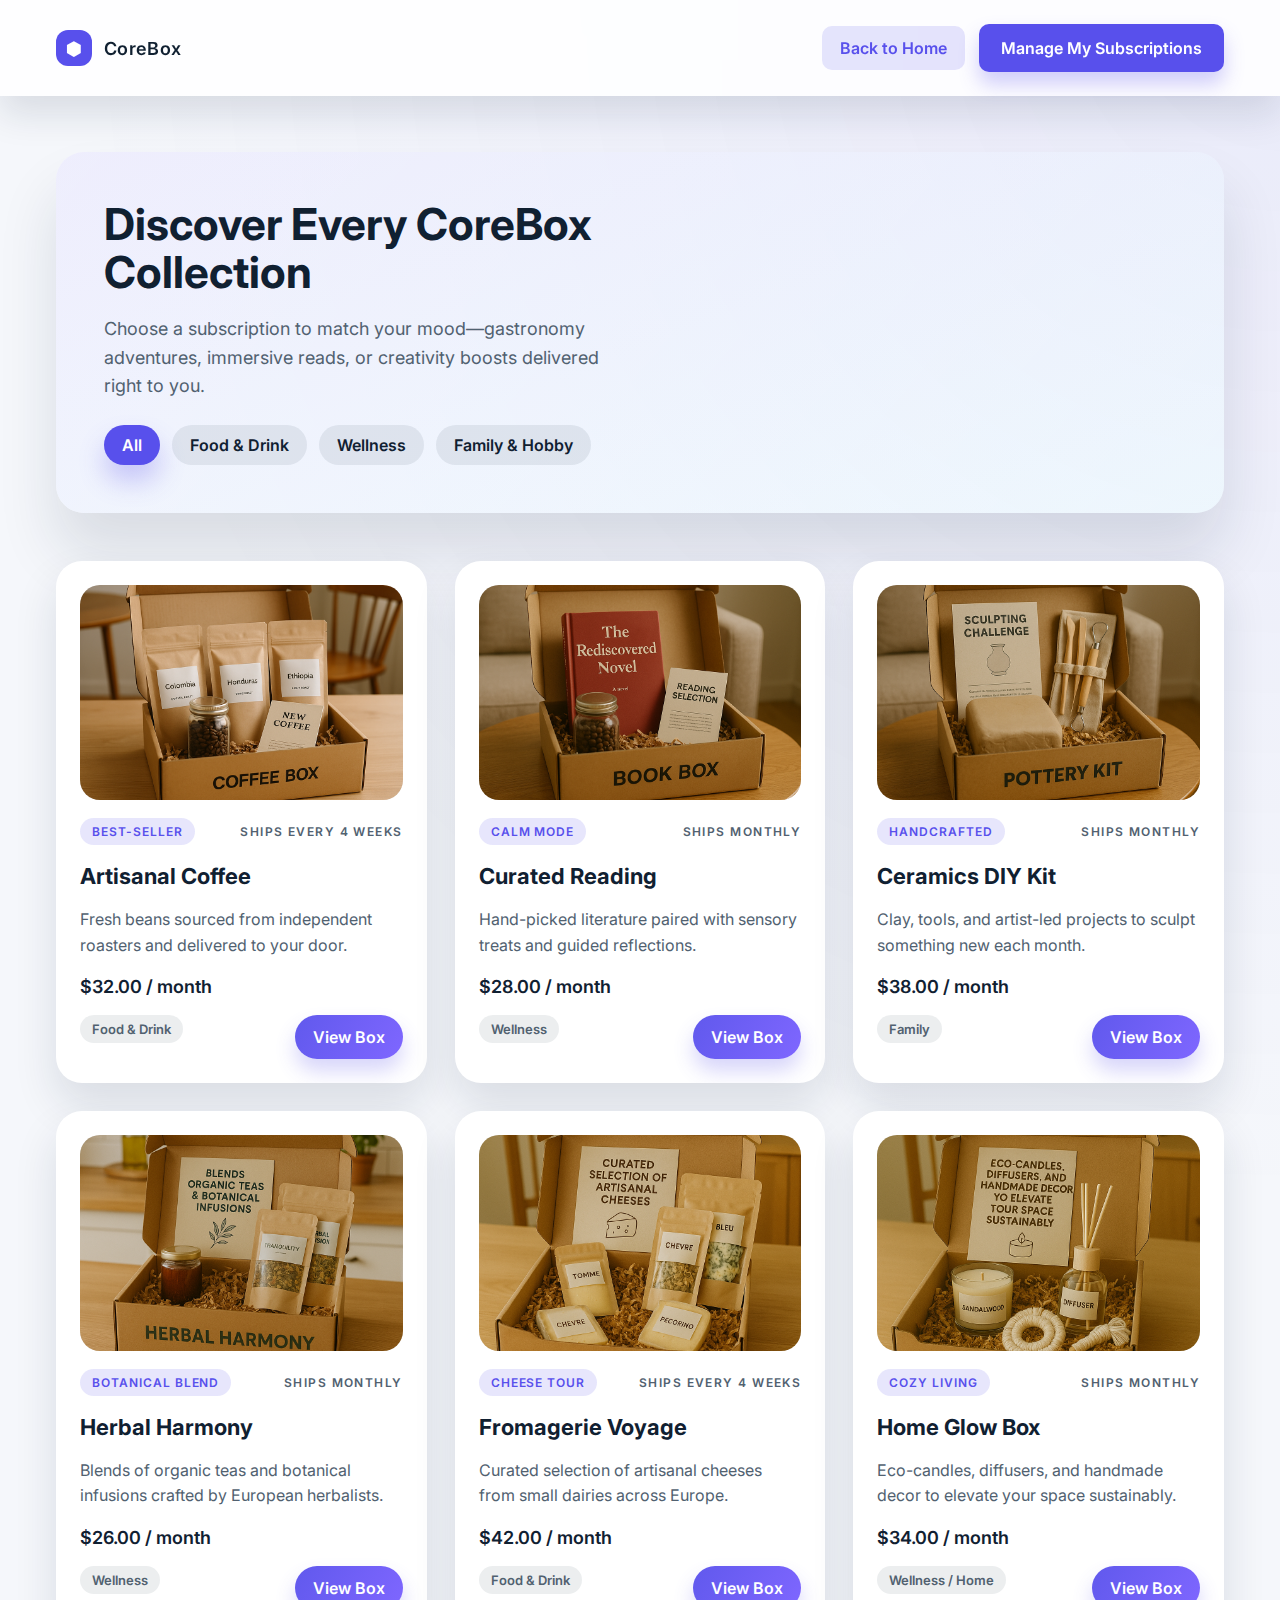
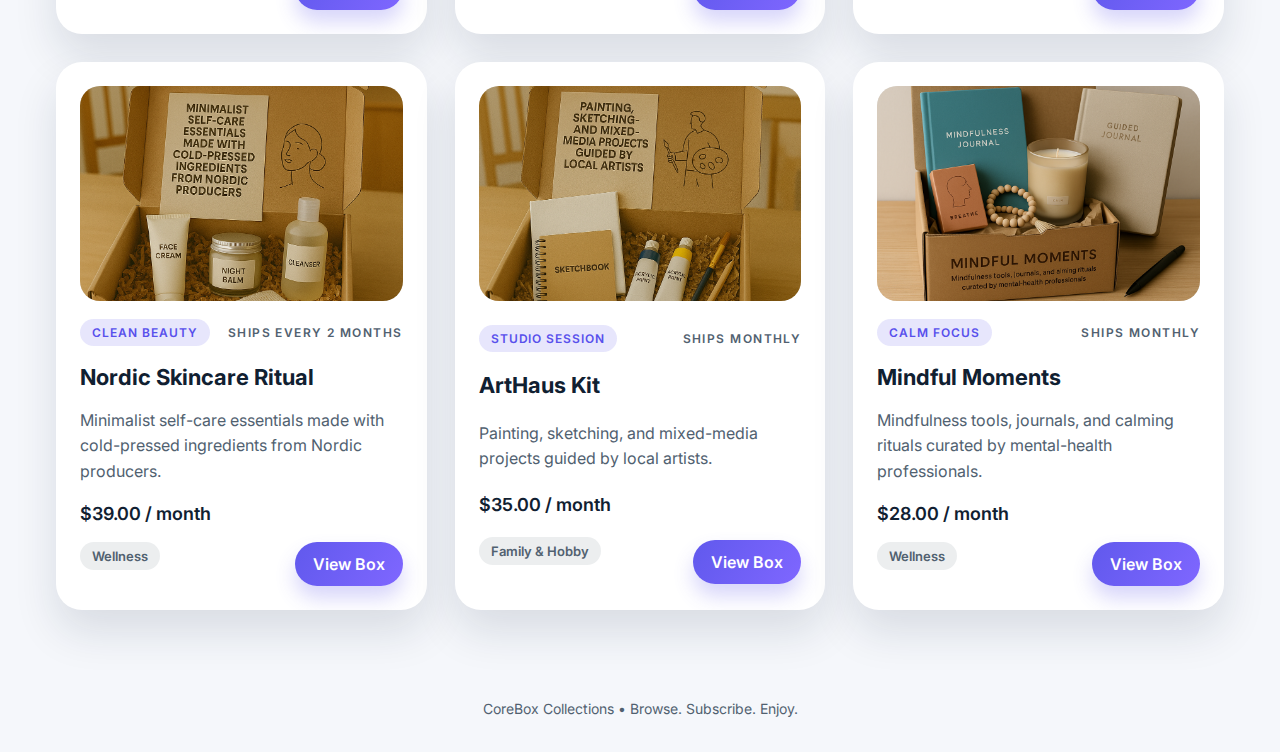
<file: collections.html>
<!DOCTYPE html>
<html lang="en">
<head>
  <meta charset="UTF-8">
  <meta http-equiv="X-UA-Compatible" content="IE=edge">
  <meta name="viewport" content="width=device-width, initial-scale=1.0">
  <title>CoreBox Collections</title>
  <link rel="stylesheet" href="styles.css">
  <link rel="stylesheet" href="styles-product.css">
  <link rel="stylesheet" href="collections.css">
</head>
<body class="collections-body">
  <header class="collections-header">
    <a href="index.html" class="collections-brand">
      <span class="brand-mark">⬢</span>
      <span class="brand-name">CoreBox</span>
    </a>
    <div class="collections-actions">
      <a class="secondary back-button" href="index.html">Back to Home</a>
      <a class="primary manage-button" href="index.html#manage-subscriptions">Manage My Subscriptions</a>
    </div>
  </header>

  <main class="collections-main">
    <section class="collections-hero">
      <div class="hero-copy">
        <h1>Discover Every CoreBox Collection</h1>
        <p>Choose a subscription to match your mood—gastronomy adventures, immersive reads, or creativity boosts delivered right to you.</p>
        <div class="filter-pills">
          <button class="filter-pill is-active" data-filter="all">All</button>
          <button class="filter-pill" data-filter="food">Food &amp; Drink</button>
          <button class="filter-pill" data-filter="wellness">Wellness</button>
          <button class="filter-pill" data-filter="family">Family &amp; Hobby</button>
        </div>
      </div>
    </section>

    <section class="collections-grid" id="collectionsGrid"></section>
  </main>

  <footer class="collections-footer">
    <p>CoreBox Collections • Browse. Subscribe. Enjoy.</p>
  </footer>

  <script src="subscription-data.js"></script>
  <script src="collections.js"></script>
</body>
</html>
</file>
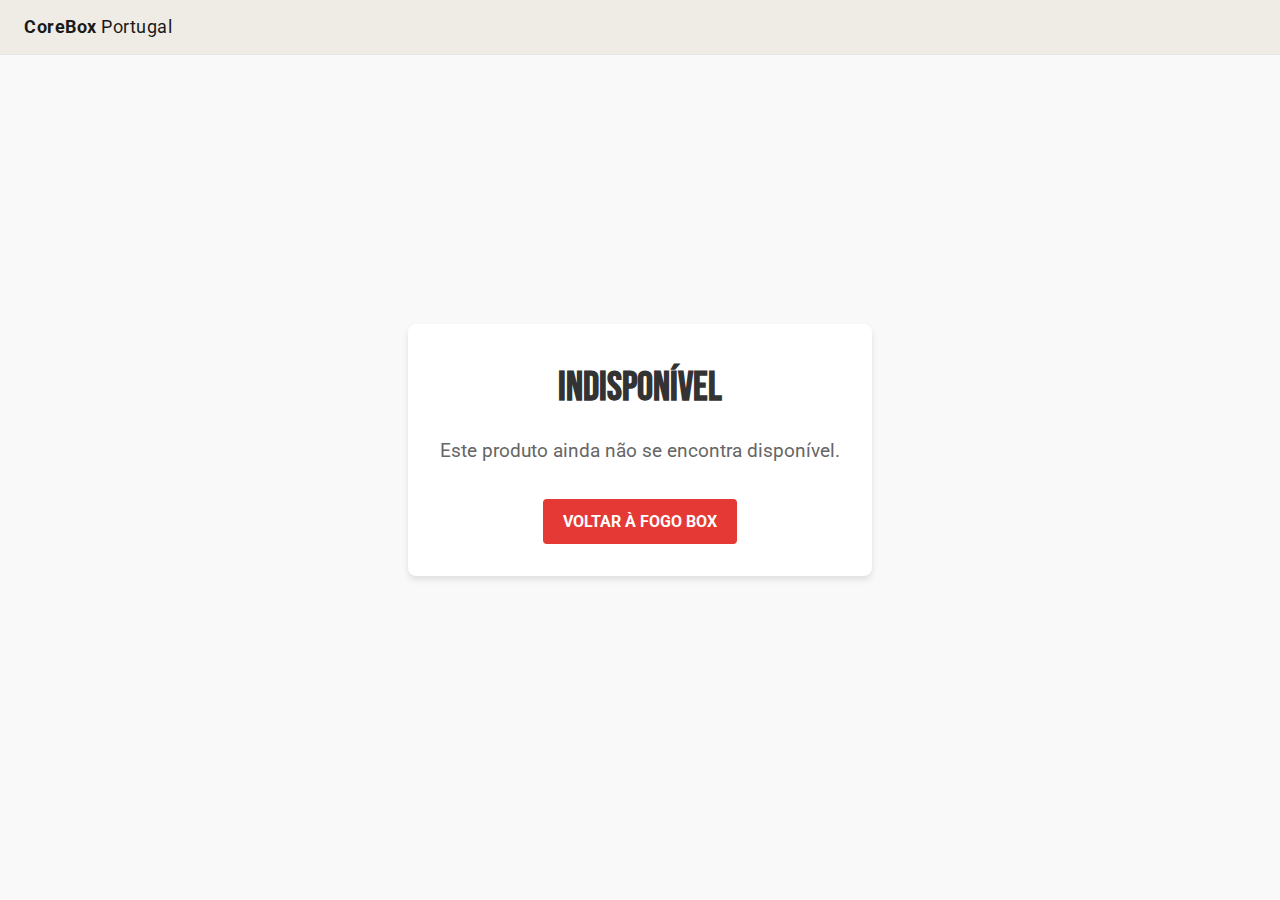
<file: pages/indisponivel.html>
<!DOCTYPE html>
<html lang="pt">

<head>
    <meta charset="UTF-8">
    <meta name="viewport" content="width=device-width, initial-scale=1.0">
    <title>Produto Indisponível - CoreBox Portugal</title>
    <link rel="stylesheet" href="../css/fogo-box.css">
    <link rel="preconnect" href="https://fonts.googleapis.com">
    <link rel="preconnect" href="https://fonts.gstatic.com" crossorigin>
    <link
        href="https://fonts.googleapis.com/css2?family=Bebas+Neue&family=Lora:ital,wght@0,400;0,600;1,400&family=Roboto:wght@400;500;700&display=swap"
        rel="stylesheet">
    <style>
        body {
            display: flex;
            flex-direction: column;
            align-items: center;
            justify-content: center;
            height: 100vh;
            margin: 0;
            font-family: 'Roboto', sans-serif;
            text-align: center;
            background-color: #f9f9f9;
        }
        .message-container {
            padding: 2rem;
            background: white;
            border-radius: 8px;
            box-shadow: 0 4px 6px rgba(0,0,0,0.1);
        }
        h1 {
            font-family: 'Bebas Neue', sans-serif;
            font-size: 2.5rem;
            margin-bottom: 1rem;
            color: #333;
        }
        p {
            font-size: 1.2rem;
            color: #666;
            margin-bottom: 2rem;
        }
        .back-link {
            display: inline-block;
            padding: 10px 20px;
            background-color: #e53935;
            color: white;
            text-decoration: none;
            font-weight: bold;
            border-radius: 4px;
            transition: background-color 0.2s;
        }
        .back-link:hover {
            background-color: #c62828;
        }
    </style>
</head>

<body>

    <header class="topbar" style="position: absolute; top: 0; width: 100%;">
        <a href="/" class="topbar-logo"><strong>CoreBox</strong> Portugal</a>
    </header>

    <div class="message-container">
        <h1>Indisponível</h1>
        <p>Este produto ainda não se encontra disponível.</p>
        <a href="/pages/fogo-box.html" class="back-link">VOLTAR À FOGO BOX</a>
    </div>

</body>

</html>
</file>
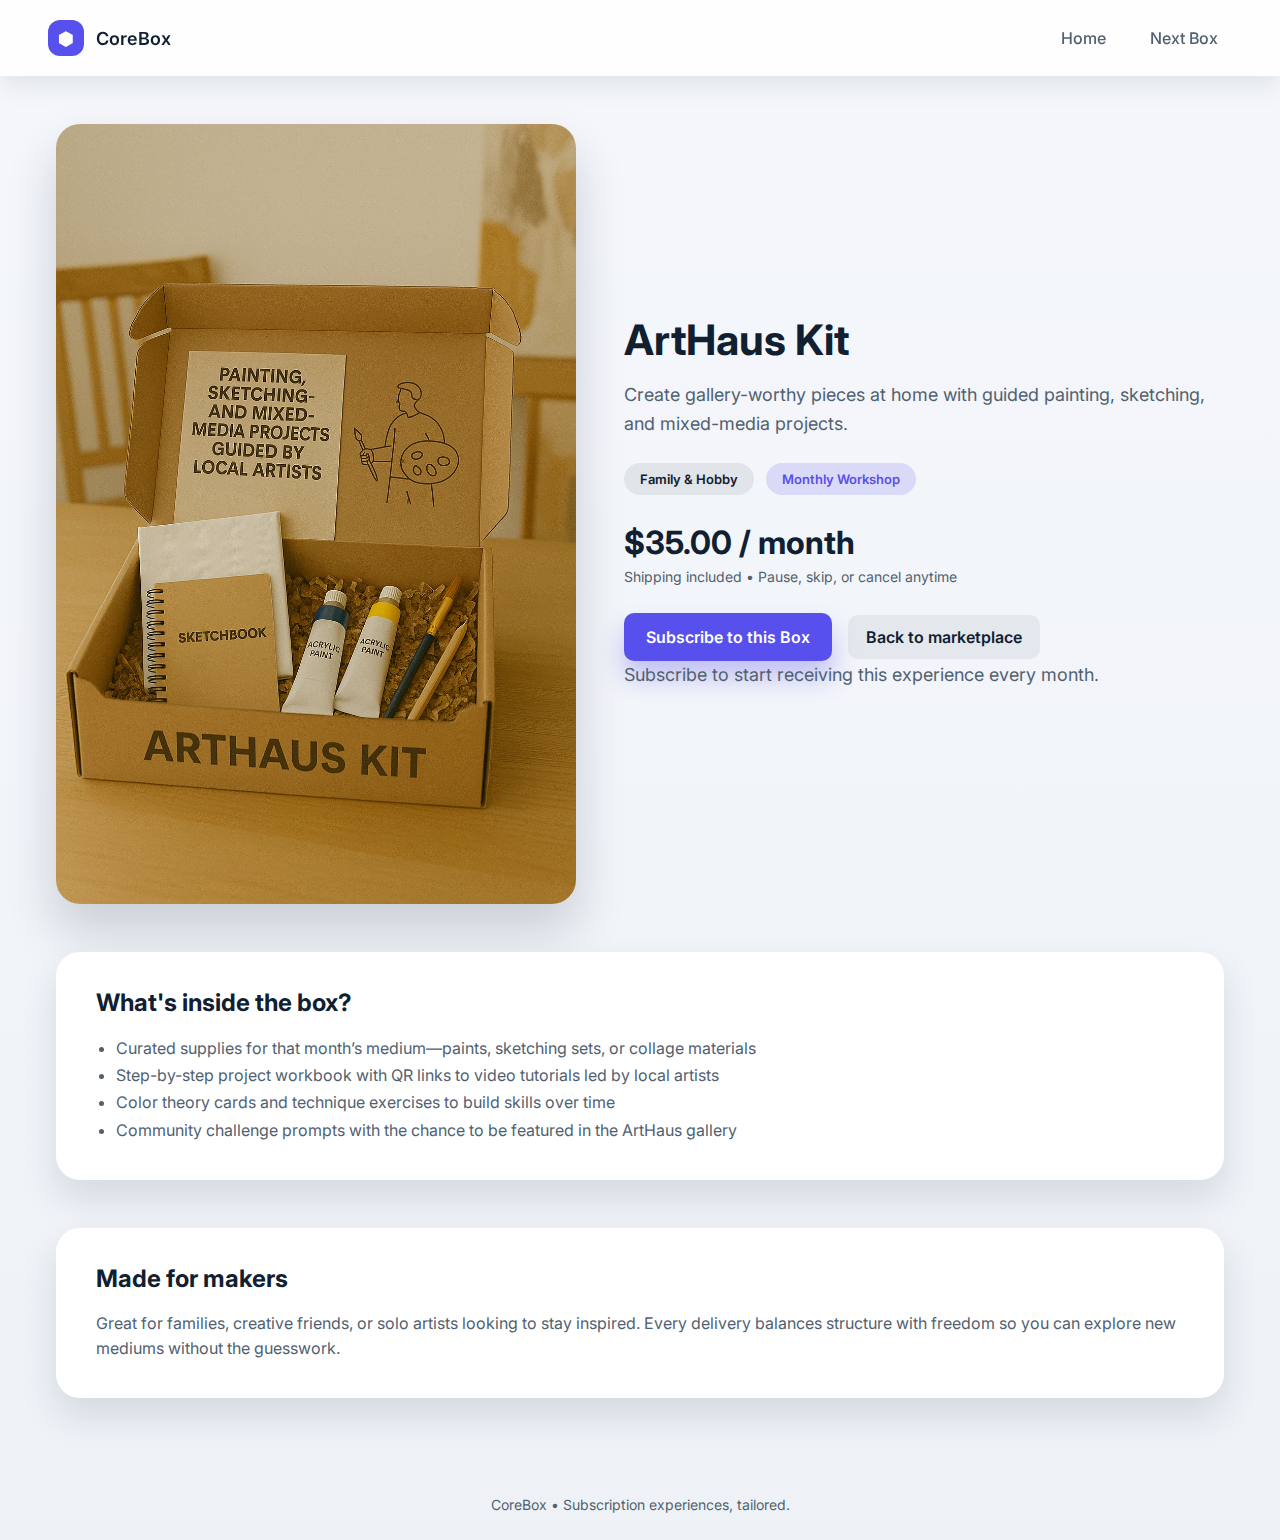
<file: products/product-arthaus-kit.html>
<!DOCTYPE html>
<html lang="en">
<head>
  <meta charset="UTF-8">
  <meta name="viewport" content="width=device-width, initial-scale=1.0">
  <title>ArtHaus Kit | CoreBox</title>
  <link rel="stylesheet" href="../styles.css">
  <link rel="stylesheet" href="../styles-product.css">
</head>
<body class="product-body">
  <header class="product-header">
    <a class="product-brand" href="../index.html">
      <span class="brand-mark">⬢</span>
      <span class="brand-name">CoreBox</span>
    </a>
    <nav class="product-nav">
      <a href="../index.html" class="nav-link">Home</a>
      <a href="product-mindful-moments.html" class="nav-link">Next Box</a>
    </nav>
  </header>

  <main class="product-main">
    <article class="product-hero">
      <div class="product-hero-media">
        <img src="../images/paint.png" alt="Art supplies and canvas from the ArtHaus Kit box" />
      </div>
      <div class="product-hero-details">
        <h1>ArtHaus Kit</h1>
        <p>Create gallery-worthy pieces at home with guided painting, sketching, and mixed-media projects.</p>
        <div class="product-meta">
          <span class="chip">Family &amp; Hobby</span>
          <span class="chip chip-alt">Monthly Workshop</span>
        </div>
        <div class="product-price">
          <strong>$35.00 / month</strong>
          <span>Shipping included • Pause, skip, or cancel anytime</span>
        </div>
        <div class="product-cta">
          <button class="primary" id="subscriptionAction" data-subscription-id="arthaus-kit">Subscribe to this Box</button>
          <a class="secondary" href="../index.html">Back to marketplace</a>
        </div>
        <p class="product-status-message" id="subscriptionStatusMessage"></p>
      </div>
    </article>

    <section class="product-section">
      <h2>What's inside the box?</h2>
      <ul class="product-list">
        <li>Curated supplies for that month’s medium—paints, sketching sets, or collage materials</li>
        <li>Step-by-step project workbook with QR links to video tutorials led by local artists</li>
        <li>Color theory cards and technique exercises to build skills over time</li>
        <li>Community challenge prompts with the chance to be featured in the ArtHaus gallery</li>
      </ul>
    </section>

    <section class="product-section">
      <h2>Made for makers</h2>
      <p>Great for families, creative friends, or solo artists looking to stay inspired. Every delivery balances structure with freedom so you can explore new mediums without the guesswork.</p>
    </section>
  </main>

  <footer class="product-footer">
    <p>CoreBox • Subscription experiences, tailored.</p>
  </footer>
  <script src="../subscription-data.js"></script>
  <script src="../product.js"></script>
</body>
</html>
</file>
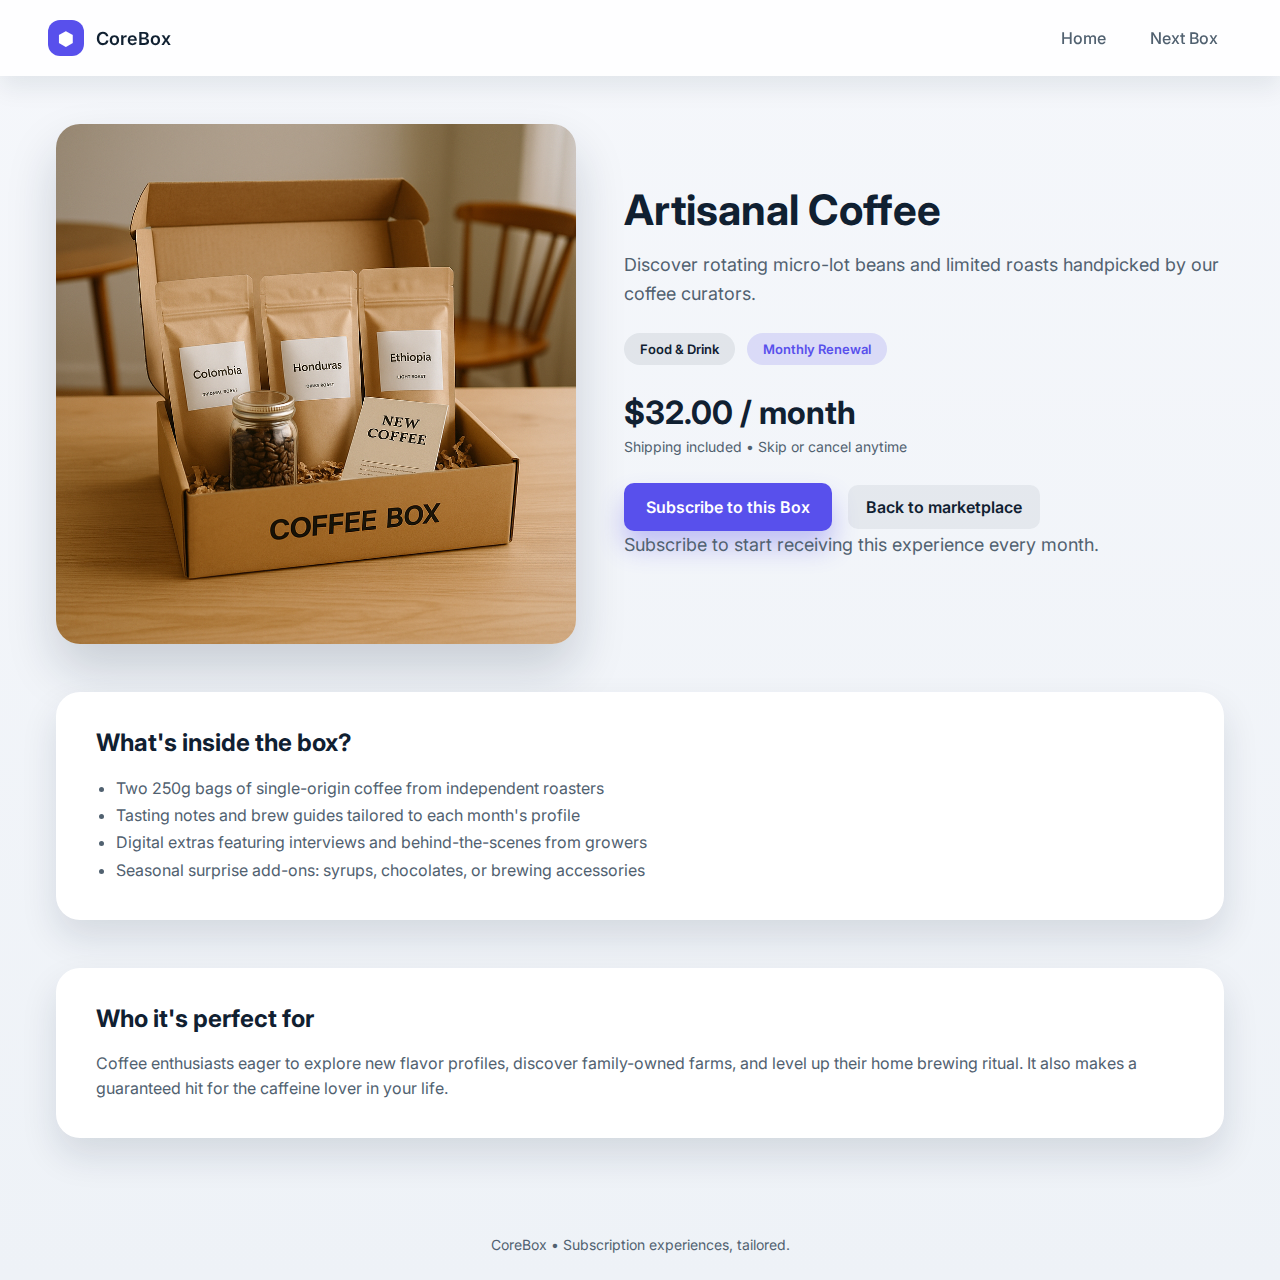
<file: products/product-cafe-artesanal.html>
<!DOCTYPE html>
<html lang="en">
<head>
  <meta charset="UTF-8">
  <meta name="viewport" content="width=device-width, initial-scale=1.0">
  <title>Artisanal Coffee | CoreBox</title>
  <link rel="stylesheet" href="../styles.css">
  <link rel="stylesheet" href="../styles-product.css">
</head>
<body class="product-body">
  <header class="product-header">
    <a class="product-brand" href="../index.html">
      <span class="brand-mark">⬢</span>
      <span class="brand-name">CoreBox</span>
    </a>
    <nav class="product-nav">
      <a href="../index.html" class="nav-link">Home</a>
      <a href="product-leitura-curada.html" class="nav-link">Next Box</a>
    </nav>
  </header>

  <main class="product-main">
    <article class="product-hero">
      <div class="product-hero-media">
        <img src="../images/food.png" alt="Artisanal Coffee subscription box items" />
      </div>
      <div class="product-hero-details">
        <h1>Artisanal Coffee</h1>
        <p>Discover rotating micro-lot beans and limited roasts handpicked by our coffee curators.</p>
        <div class="product-meta">
          <span class="chip">Food &amp; Drink</span>
          <span class="chip chip-alt">Monthly Renewal</span>
        </div>
        <div class="product-price">
          <strong>$32.00 / month</strong>
          <span>Shipping included • Skip or cancel anytime</span>
        </div>
        <div class="product-cta">
          <button class="primary" id="subscriptionAction" data-subscription-id="artisanal-coffee">Subscribe to this Box</button>
          <a class="secondary" href="../index.html">Back to marketplace</a>
        </div>
        <p class="product-status-message" id="subscriptionStatusMessage"></p>
      </div>
    </article>

    <section class="product-section">
      <h2>What's inside the box?</h2>
      <ul class="product-list">
        <li>Two 250g bags of single-origin coffee from independent roasters</li>
        <li>Tasting notes and brew guides tailored to each month's profile</li>
        <li>Digital extras featuring interviews and behind-the-scenes from growers</li>
        <li>Seasonal surprise add-ons: syrups, chocolates, or brewing accessories</li>
      </ul>
    </section>

    <section class="product-section">
      <h2>Who it's perfect for</h2>
      <p>Coffee enthusiasts eager to explore new flavor profiles, discover family-owned farms, and level up their home brewing ritual. It also makes a guaranteed hit for the caffeine lover in your life.</p>
    </section>
  </main>

  <footer class="product-footer">
    <p>CoreBox • Subscription experiences, tailored.</p>
  </footer>
  <script src="../subscription-data.js"></script>
  <script src="../product.js"></script>
</body>
</html>
</file>
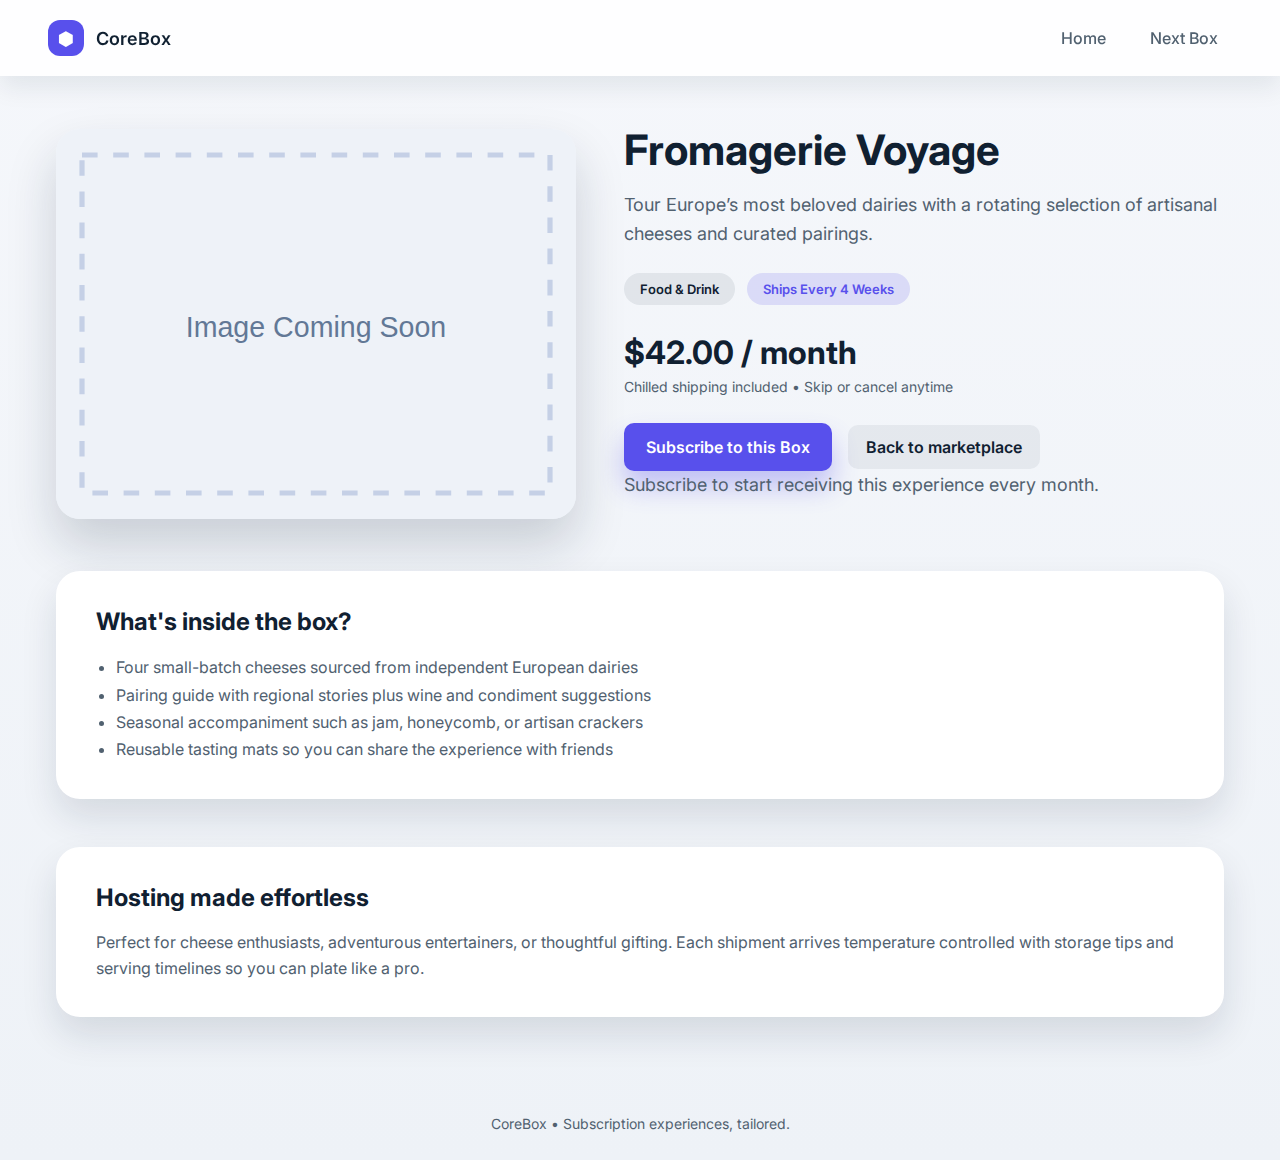
<file: products/product-fromagerie-voyage.html>
<!DOCTYPE html>
<html lang="en">
<head>
  <meta charset="UTF-8">
  <meta name="viewport" content="width=device-width, initial-scale=1.0">
  <title>Fromagerie Voyage | CoreBox</title>
  <link rel="stylesheet" href="../styles.css">
  <link rel="stylesheet" href="../styles-product.css">
</head>
<body class="product-body">
  <header class="product-header">
    <a class="product-brand" href="../index.html">
      <span class="brand-mark">⬢</span>
      <span class="brand-name">CoreBox</span>
    </a>
    <nav class="product-nav">
      <a href="../index.html" class="nav-link">Home</a>
      <a href="product-home-glow-box.html" class="nav-link">Next Box</a>
    </nav>
  </header>

  <main class="product-main">
    <article class="product-hero">
      <div class="product-hero-media">
        <img src="../images/placeholder-box.svg" alt="Fromagerie Voyage subscription box items" />
      </div>
      <div class="product-hero-details">
        <h1>Fromagerie Voyage</h1>
        <p>Tour Europe’s most beloved dairies with a rotating selection of artisanal cheeses and curated pairings.</p>
        <div class="product-meta">
          <span class="chip">Food &amp; Drink</span>
          <span class="chip chip-alt">Ships Every 4 Weeks</span>
        </div>
        <div class="product-price">
          <strong>$42.00 / month</strong>
          <span>Chilled shipping included • Skip or cancel anytime</span>
        </div>
        <div class="product-cta">
          <button class="primary" id="subscriptionAction" data-subscription-id="fromagerie-voyage">Subscribe to this Box</button>
          <a class="secondary" href="../index.html">Back to marketplace</a>
        </div>
        <p class="product-status-message" id="subscriptionStatusMessage"></p>
      </div>
    </article>

    <section class="product-section">
      <h2>What's inside the box?</h2>
      <ul class="product-list">
        <li>Four small-batch cheeses sourced from independent European dairies</li>
        <li>Pairing guide with regional stories plus wine and condiment suggestions</li>
        <li>Seasonal accompaniment such as jam, honeycomb, or artisan crackers</li>
        <li>Reusable tasting mats so you can share the experience with friends</li>
      </ul>
    </section>

    <section class="product-section">
      <h2>Hosting made effortless</h2>
      <p>Perfect for cheese enthusiasts, adventurous entertainers, or thoughtful gifting. Each shipment arrives temperature controlled with storage tips and serving timelines so you can plate like a pro.</p>
    </section>
  </main>

  <footer class="product-footer">
    <p>CoreBox • Subscription experiences, tailored.</p>
  </footer>
  <script src="../subscription-data.js"></script>
  <script src="../product.js"></script>
</body>
</html>
</file>
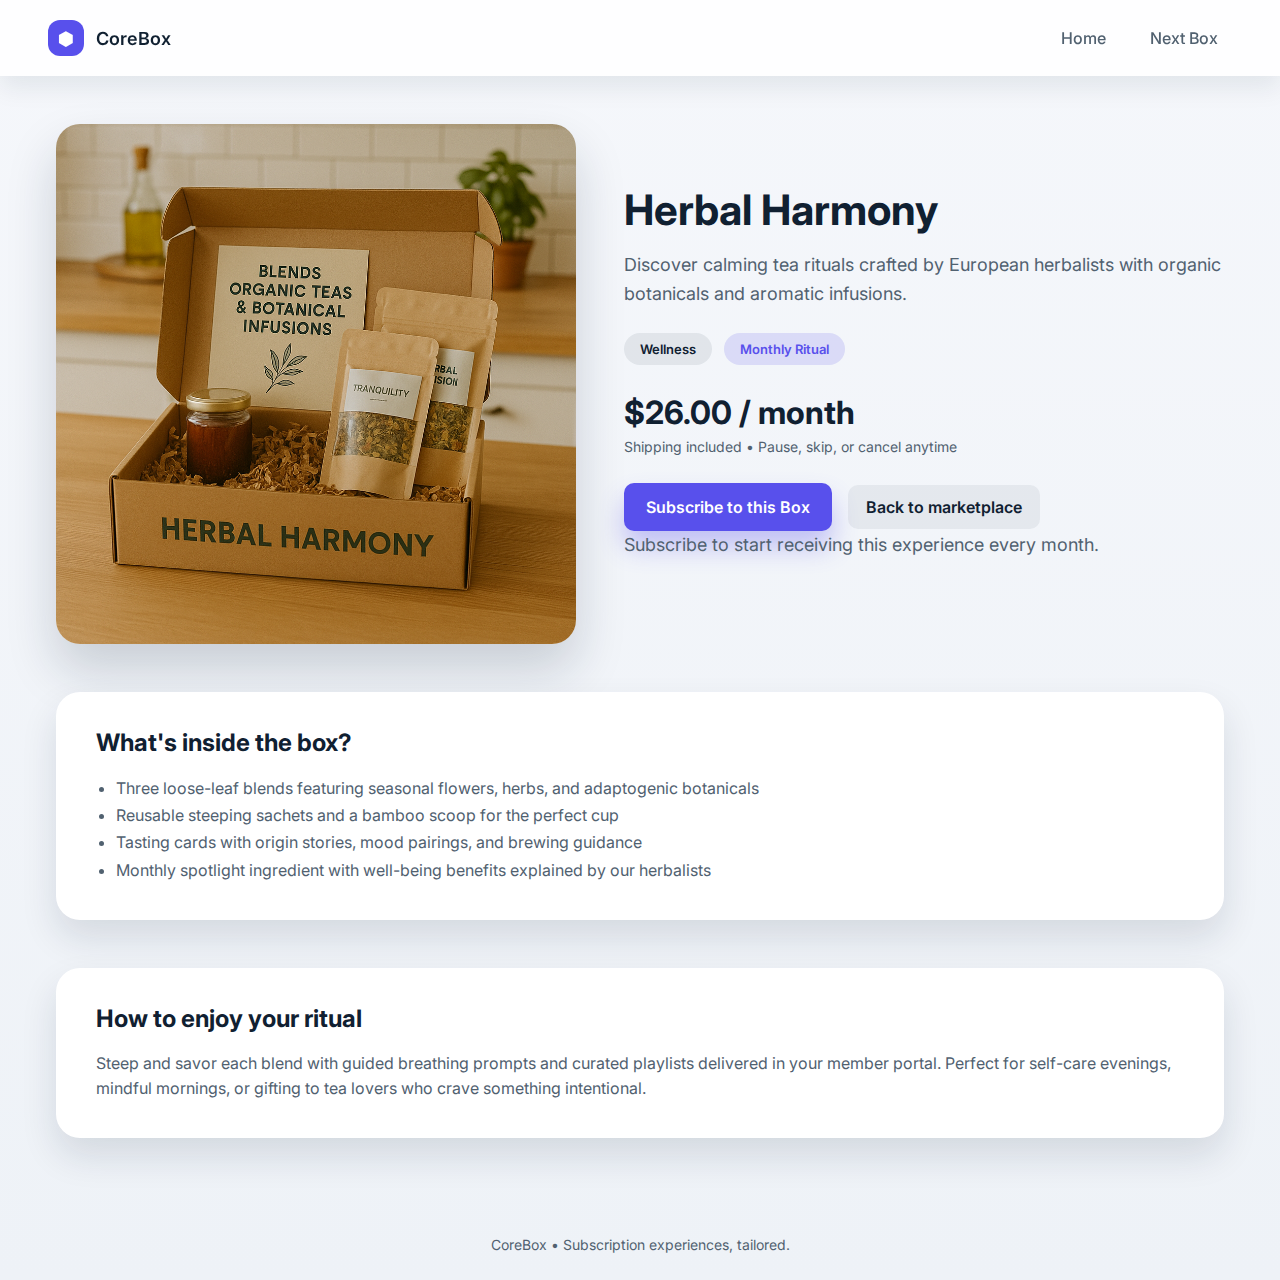
<file: products/product-herbal-harmony.html>
<!DOCTYPE html>
<html lang="en">
<head>
  <meta charset="UTF-8">
  <meta name="viewport" content="width=device-width, initial-scale=1.0">
  <title>Herbal Harmony | CoreBox</title>
  <link rel="stylesheet" href="../styles.css">
  <link rel="stylesheet" href="../styles-product.css">
</head>
<body class="product-body">
  <header class="product-header">
    <a class="product-brand" href="../index.html">
      <span class="brand-mark">⬢</span>
      <span class="brand-name">CoreBox</span>
    </a>
    <nav class="product-nav">
      <a href="../index.html" class="nav-link">Home</a>
      <a href="product-fromagerie-voyage.html" class="nav-link">Next Box</a>
    </nav>
  </header>

  <main class="product-main">
    <article class="product-hero">
      <div class="product-hero-media">
        <img src="../images/herbal.png" alt="Selection of organic teas from the Herbal Harmony box" />
      </div>
      <div class="product-hero-details">
        <h1>Herbal Harmony</h1>
        <p>Discover calming tea rituals crafted by European herbalists with organic botanicals and aromatic infusions.</p>
        <div class="product-meta">
          <span class="chip">Wellness</span>
          <span class="chip chip-alt">Monthly Ritual</span>
        </div>
        <div class="product-price">
          <strong>$26.00 / month</strong>
          <span>Shipping included • Pause, skip, or cancel anytime</span>
        </div>
        <div class="product-cta">
          <button class="primary" id="subscriptionAction" data-subscription-id="herbal-harmony">Subscribe to this Box</button>
          <a class="secondary" href="../index.html">Back to marketplace</a>
        </div>
        <p class="product-status-message" id="subscriptionStatusMessage"></p>
      </div>
    </article>

    <section class="product-section">
      <h2>What's inside the box?</h2>
      <ul class="product-list">
        <li>Three loose-leaf blends featuring seasonal flowers, herbs, and adaptogenic botanicals</li>
        <li>Reusable steeping sachets and a bamboo scoop for the perfect cup</li>
        <li>Tasting cards with origin stories, mood pairings, and brewing guidance</li>
        <li>Monthly spotlight ingredient with well-being benefits explained by our herbalists</li>
      </ul>
    </section>

    <section class="product-section">
      <h2>How to enjoy your ritual</h2>
      <p>Steep and savor each blend with guided breathing prompts and curated playlists delivered in your member portal. Perfect for self-care evenings, mindful mornings, or gifting to tea lovers who crave something intentional.</p>
    </section>
  </main>

  <footer class="product-footer">
    <p>CoreBox • Subscription experiences, tailored.</p>
  </footer>
  <script src="../subscription-data.js"></script>
  <script src="../product.js"></script>
</body>
</html>
</file>
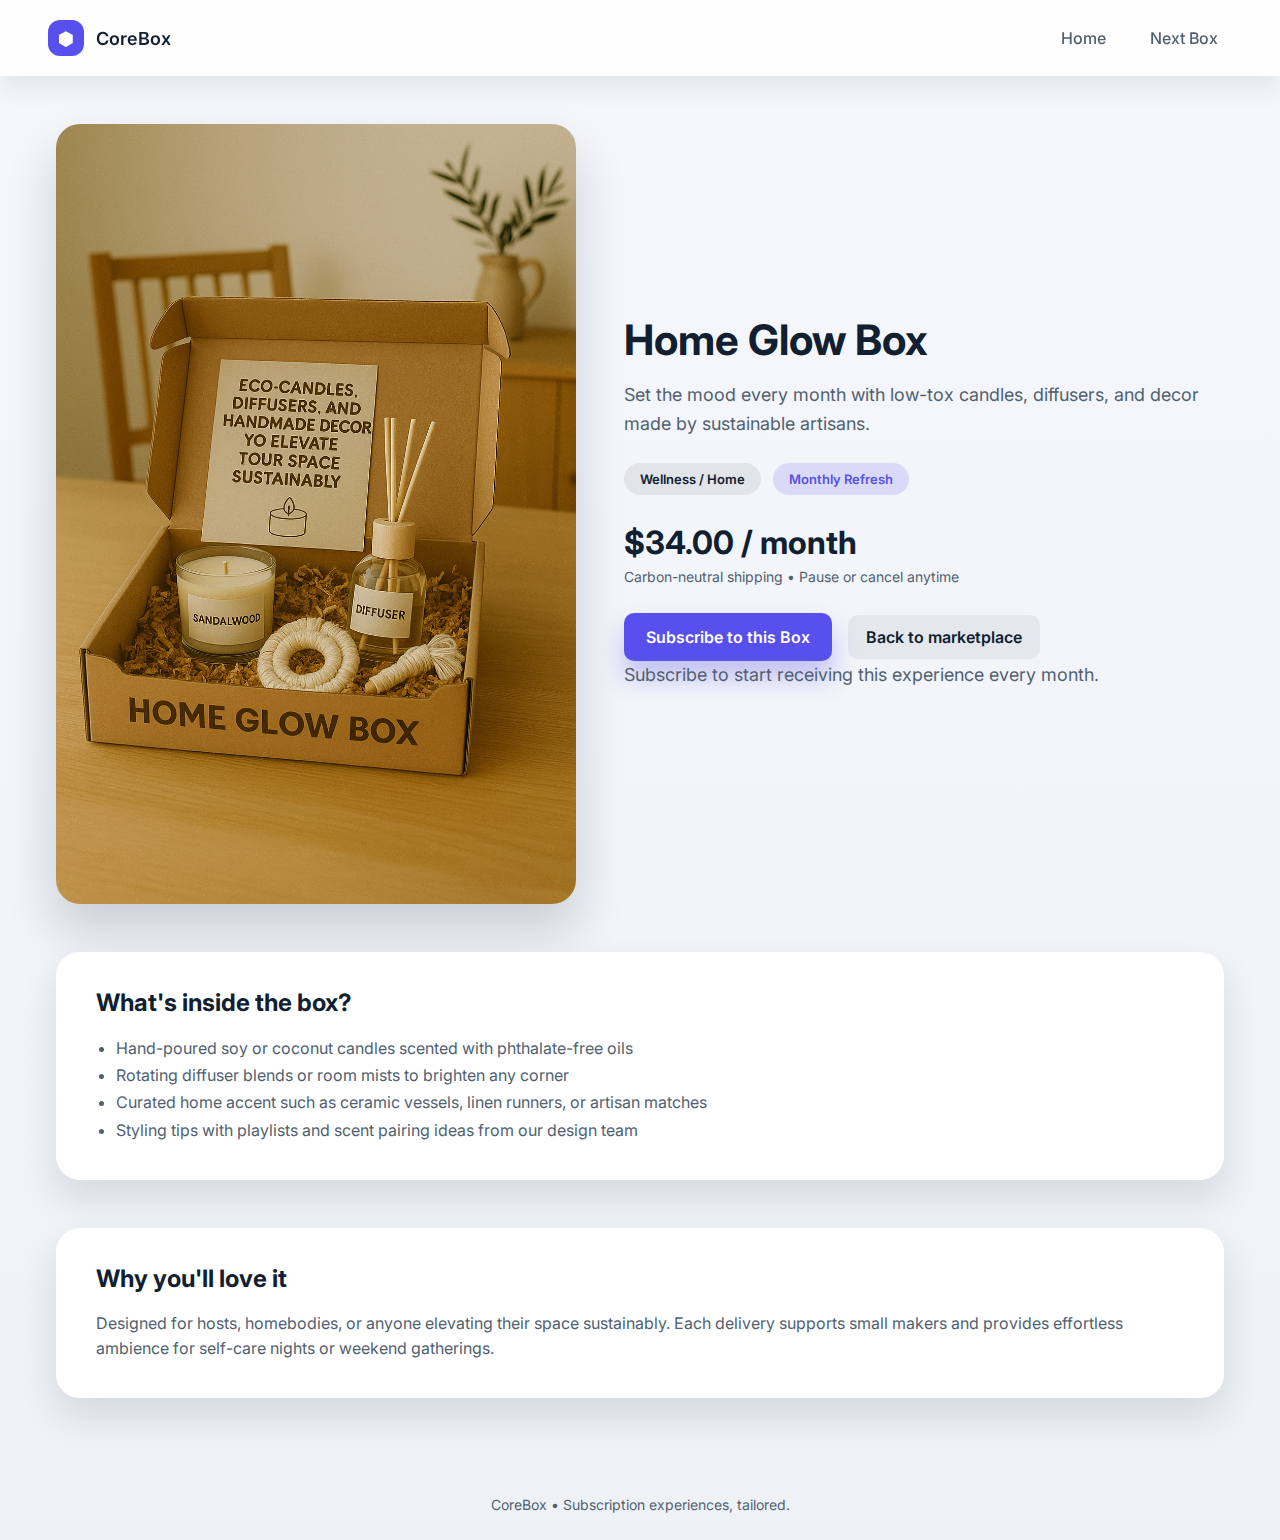
<file: products/product-home-glow-box.html>
<!DOCTYPE html>
<html lang="en">
<head>
  <meta charset="UTF-8">
  <meta name="viewport" content="width=device-width, initial-scale=1.0">
  <title>Home Glow Box | CoreBox</title>
  <link rel="stylesheet" href="../styles.css">
  <link rel="stylesheet" href="../styles-product.css">
</head>
<body class="product-body">
  <header class="product-header">
    <a class="product-brand" href="../index.html">
      <span class="brand-mark">⬢</span>
      <span class="brand-name">CoreBox</span>
    </a>
    <nav class="product-nav">
      <a href="../index.html" class="nav-link">Home</a>
      <a href="product-nordic-skincare-ritual.html" class="nav-link">Next Box</a>
    </nav>
  </header>

  <main class="product-main">
    <article class="product-hero">
      <div class="product-hero-media">
        <img src="../images/candles.png" alt="Eco-friendly candles and decor from the Home Glow Box" />
      </div>
      <div class="product-hero-details">
        <h1>Home Glow Box</h1>
        <p>Set the mood every month with low-tox candles, diffusers, and decor made by sustainable artisans.</p>
        <div class="product-meta">
          <span class="chip">Wellness / Home</span>
          <span class="chip chip-alt">Monthly Refresh</span>
        </div>
        <div class="product-price">
          <strong>$34.00 / month</strong>
          <span>Carbon-neutral shipping • Pause or cancel anytime</span>
        </div>
        <div class="product-cta">
          <button class="primary" id="subscriptionAction" data-subscription-id="home-glow-box">Subscribe to this Box</button>
          <a class="secondary" href="../index.html">Back to marketplace</a>
        </div>
        <p class="product-status-message" id="subscriptionStatusMessage"></p>
      </div>
    </article>

    <section class="product-section">
      <h2>What's inside the box?</h2>
      <ul class="product-list">
        <li>Hand-poured soy or coconut candles scented with phthalate-free oils</li>
        <li>Rotating diffuser blends or room mists to brighten any corner</li>
        <li>Curated home accent such as ceramic vessels, linen runners, or artisan matches</li>
        <li>Styling tips with playlists and scent pairing ideas from our design team</li>
      </ul>
    </section>

    <section class="product-section">
      <h2>Why you'll love it</h2>
      <p>Designed for hosts, homebodies, or anyone elevating their space sustainably. Each delivery supports small makers and provides effortless ambience for self-care nights or weekend gatherings.</p>
    </section>
  </main>

  <footer class="product-footer">
    <p>CoreBox • Subscription experiences, tailored.</p>
  </footer>
  <script src="../subscription-data.js"></script>
  <script src="../product.js"></script>
</body>
</html>
</file>
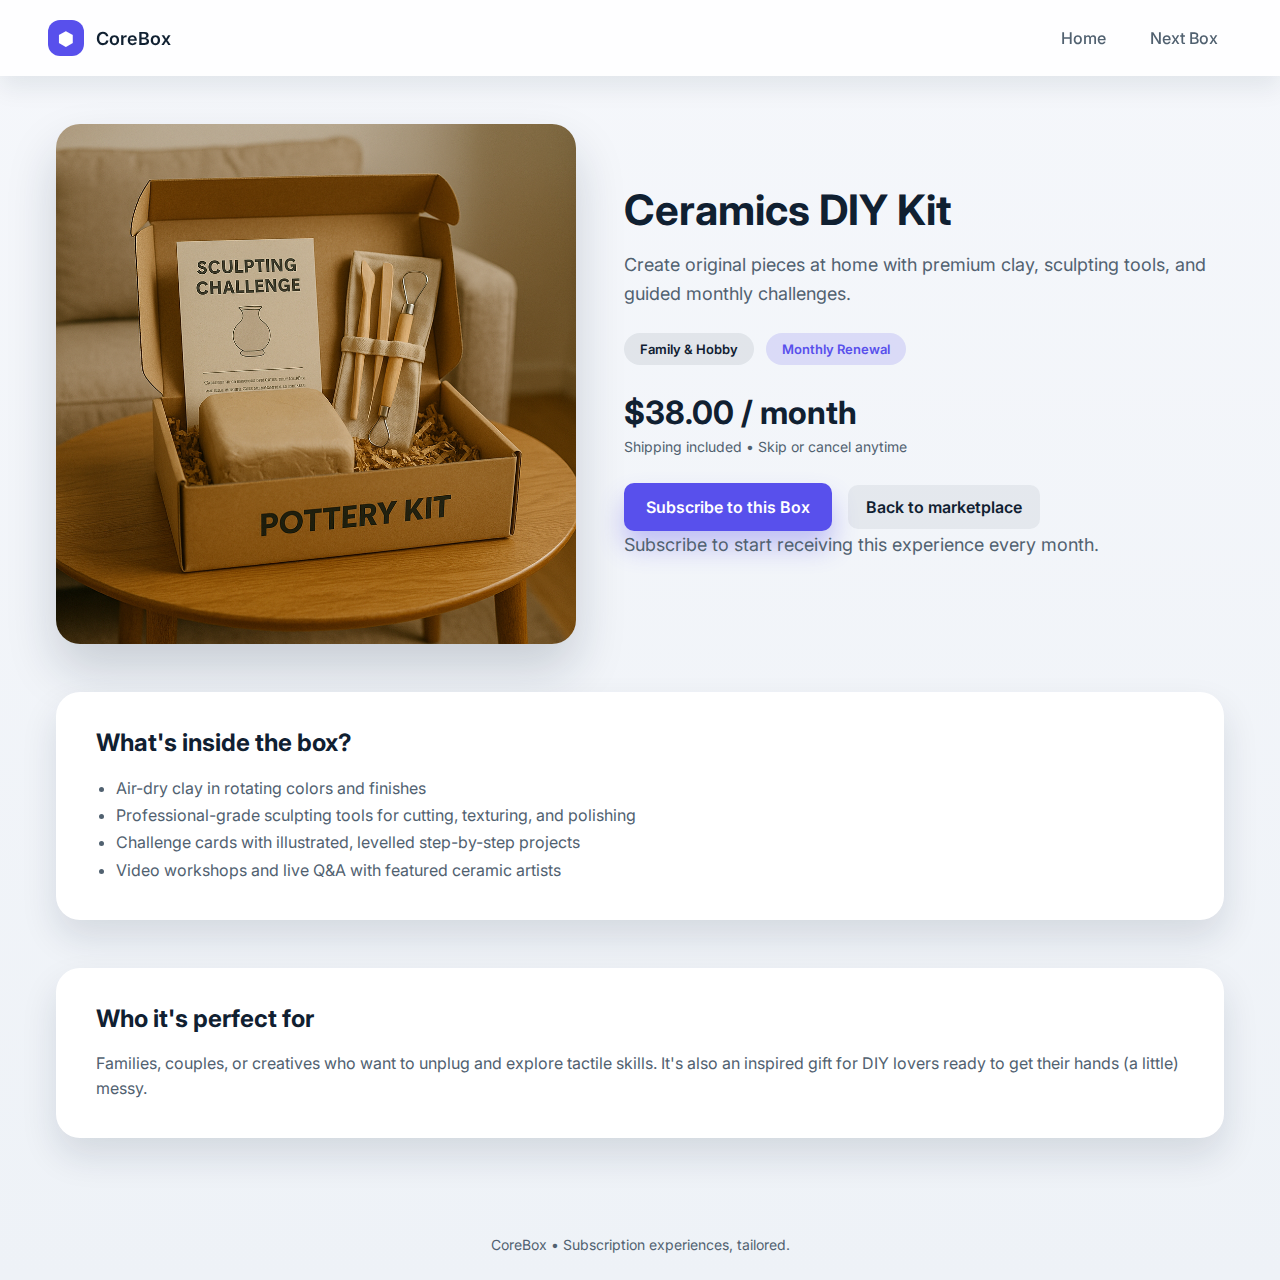
<file: products/product-kit-ceramica.html>
<!DOCTYPE html>
<html lang="en">
<head>
  <meta charset="UTF-8">
  <meta name="viewport" content="width=device-width, initial-scale=1.0">
  <title>Ceramics DIY Kit | CoreBox</title>
  <link rel="stylesheet" href="../styles.css">
  <link rel="stylesheet" href="../styles-product.css">
</head>
<body class="product-body">
  <header class="product-header">
    <a class="product-brand" href="../index.html">
      <span class="brand-mark">⬢</span>
      <span class="brand-name">CoreBox</span>
    </a>
    <nav class="product-nav">
      <a href="../index.html" class="nav-link">Home</a>
      <a href="product-cafe-artesanal.html" class="nav-link">Next Box</a>
    </nav>
  </header>

  <main class="product-main">
    <article class="product-hero">
      <div class="product-hero-media">
        <img src="../images/family.png" alt="Ceramics DIY subscription kit items" />
      </div>
      <div class="product-hero-details">
        <h1>Ceramics DIY Kit</h1>
        <p>Create original pieces at home with premium clay, sculpting tools, and guided monthly challenges.</p>
        <div class="product-meta">
          <span class="chip">Family &amp; Hobby</span>
          <span class="chip chip-alt">Monthly Renewal</span>
        </div>
        <div class="product-price">
          <strong>$38.00 / month</strong>
          <span>Shipping included • Skip or cancel anytime</span>
        </div>
        <div class="product-cta">
          <button class="primary" id="subscriptionAction" data-subscription-id="ceramics-diy">Subscribe to this Box</button>
          <a class="secondary" href="../index.html">Back to marketplace</a>
        </div>
        <p class="product-status-message" id="subscriptionStatusMessage"></p>
      </div>
    </article>

    <section class="product-section">
      <h2>What's inside the box?</h2>
      <ul class="product-list">
        <li>Air-dry clay in rotating colors and finishes</li>
        <li>Professional-grade sculpting tools for cutting, texturing, and polishing</li>
        <li>Challenge cards with illustrated, levelled step-by-step projects</li>
        <li>Video workshops and live Q&amp;A with featured ceramic artists</li>
      </ul>
    </section>

    <section class="product-section">
      <h2>Who it's perfect for</h2>
      <p>Families, couples, or creatives who want to unplug and explore tactile skills. It's also an inspired gift for DIY lovers ready to get their hands (a little) messy.</p>
    </section>
  </main>

  <footer class="product-footer">
    <p>CoreBox • Subscription experiences, tailored.</p>
  </footer>
  <script src="../subscription-data.js"></script>
  <script src="../product.js"></script>
</body>
</html>
</file>
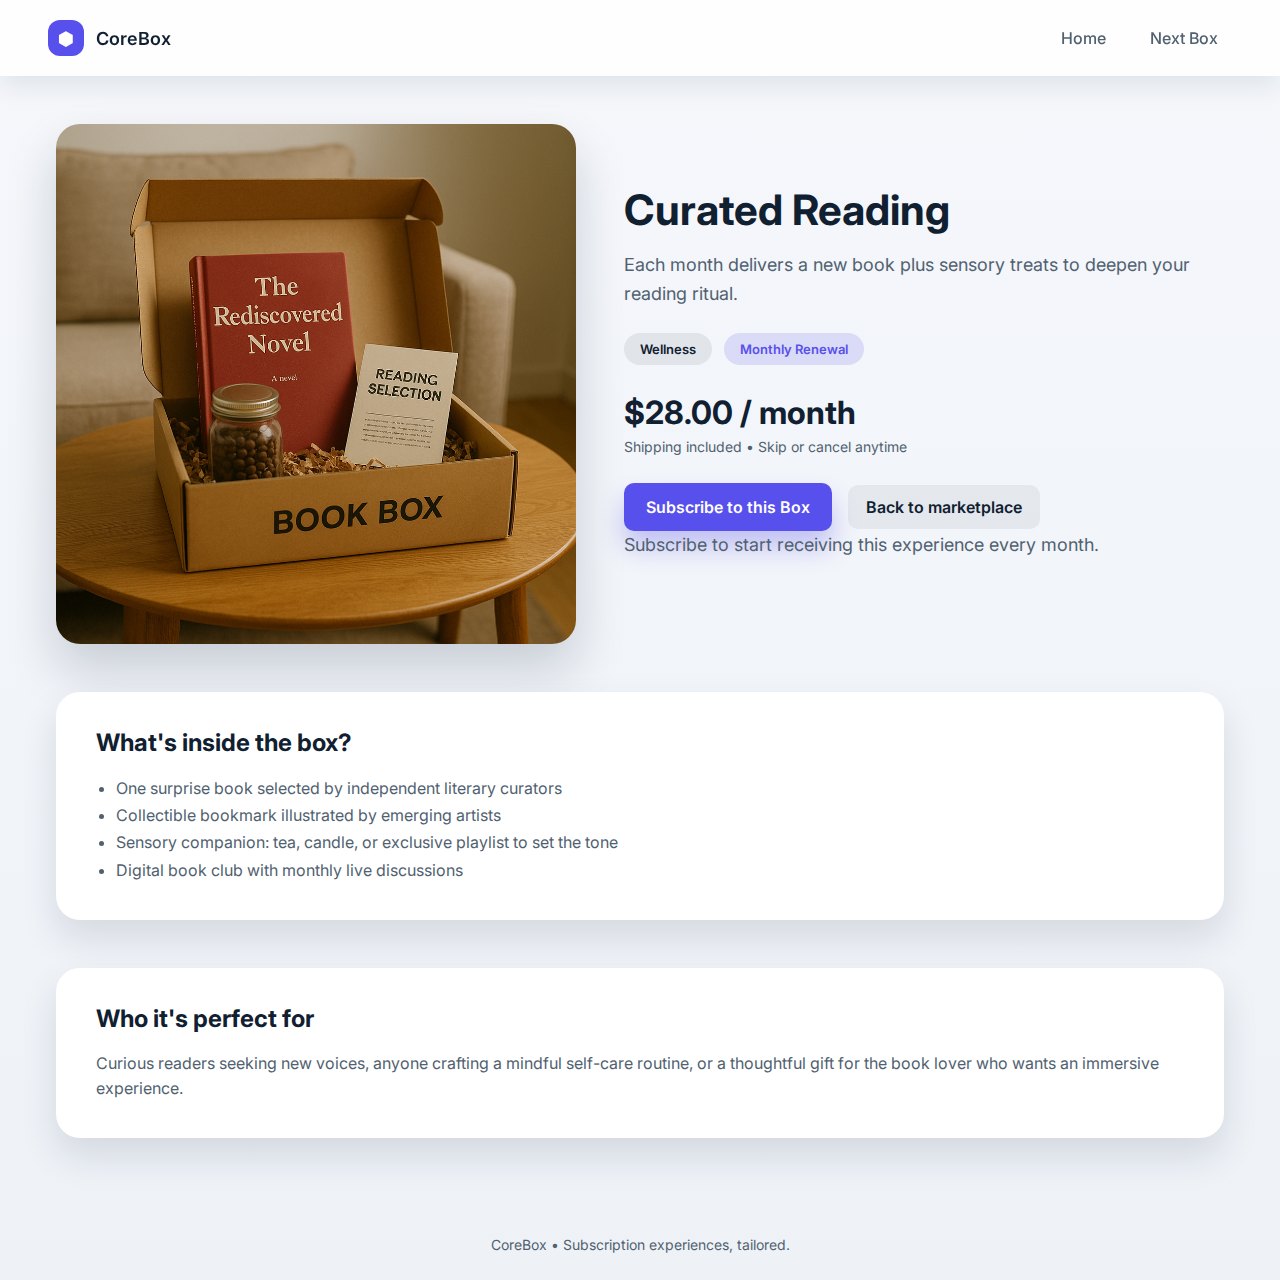
<file: products/product-leitura-curada.html>
<!DOCTYPE html>
<html lang="en">
<head>
  <meta charset="UTF-8">
  <meta name="viewport" content="width=device-width, initial-scale=1.0">
  <title>Curated Reading | CoreBox</title>
  <link rel="stylesheet" href="../styles.css">
  <link rel="stylesheet" href="../styles-product.css">
</head>
<body class="product-body">
  <header class="product-header">
    <a class="product-brand" href="../index.html">
      <span class="brand-mark">⬢</span>
      <span class="brand-name">CoreBox</span>
    </a>
    <nav class="product-nav">
      <a href="../index.html" class="nav-link">Home</a>
      <a href="product-kit-ceramica.html" class="nav-link">Next Box</a>
    </nav>
  </header>

  <main class="product-main">
    <article class="product-hero">
      <div class="product-hero-media">
        <img src="../images/wellness.png" alt="Curated Reading subscription box items" />
      </div>
      <div class="product-hero-details">
        <h1>Curated Reading</h1>
        <p>Each month delivers a new book plus sensory treats to deepen your reading ritual.</p>
        <div class="product-meta">
          <span class="chip">Wellness</span>
          <span class="chip chip-alt">Monthly Renewal</span>
        </div>
        <div class="product-price">
          <strong>$28.00 / month</strong>
          <span>Shipping included • Skip or cancel anytime</span>
        </div>
        <div class="product-cta">
          <button class="primary" id="subscriptionAction" data-subscription-id="curated-reading">Subscribe to this Box</button>
          <a class="secondary" href="../index.html">Back to marketplace</a>
        </div>
        <p class="product-status-message" id="subscriptionStatusMessage"></p>
      </div>
    </article>

    <section class="product-section">
      <h2>What's inside the box?</h2>
      <ul class="product-list">
        <li>One surprise book selected by independent literary curators</li>
        <li>Collectible bookmark illustrated by emerging artists</li>
        <li>Sensory companion: tea, candle, or exclusive playlist to set the tone</li>
        <li>Digital book club with monthly live discussions</li>
      </ul>
    </section>

    <section class="product-section">
      <h2>Who it's perfect for</h2>
      <p>Curious readers seeking new voices, anyone crafting a mindful self-care routine, or a thoughtful gift for the book lover who wants an immersive experience.</p>
    </section>
  </main>

  <footer class="product-footer">
    <p>CoreBox • Subscription experiences, tailored.</p>
  </footer>
  <script src="../subscription-data.js"></script>
  <script src="../product.js"></script>
</body>
</html>
</file>
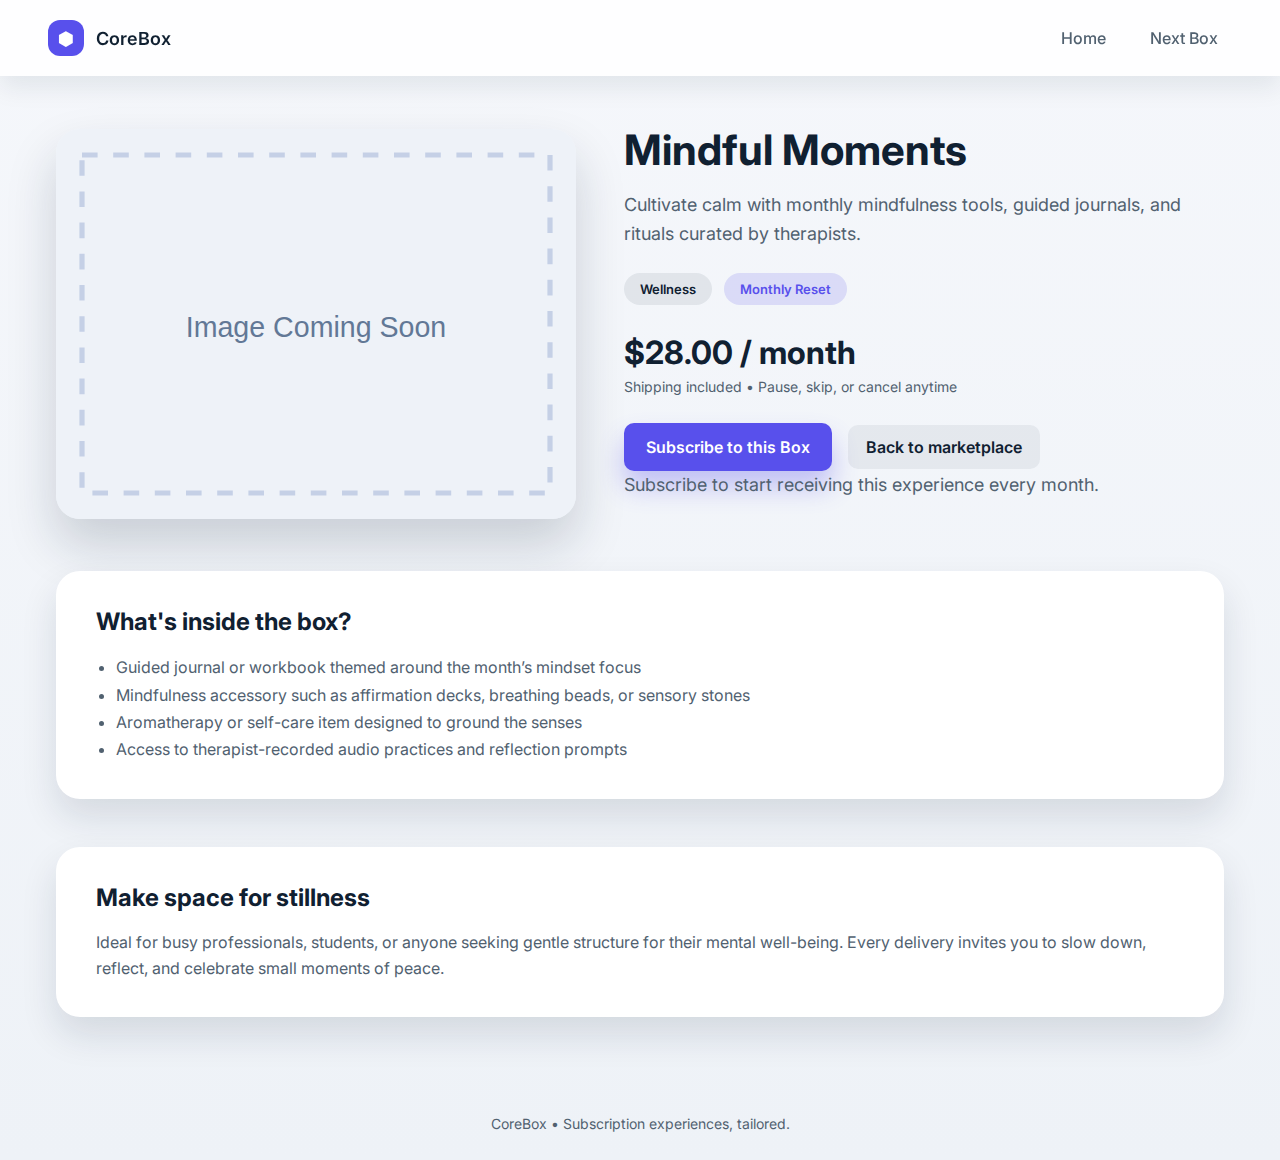
<file: products/product-mindful-moments.html>
<!DOCTYPE html>
<html lang="en">
<head>
  <meta charset="UTF-8">
  <meta name="viewport" content="width=device-width, initial-scale=1.0">
  <title>Mindful Moments | CoreBox</title>
  <link rel="stylesheet" href="../styles.css">
  <link rel="stylesheet" href="../styles-product.css">
</head>
<body class="product-body">
  <header class="product-header">
    <a class="product-brand" href="../index.html">
      <span class="brand-mark">⬢</span>
      <span class="brand-name">CoreBox</span>
    </a>
    <nav class="product-nav">
      <a href="../index.html" class="nav-link">Home</a>
      <a href="product-herbal-harmony.html" class="nav-link">Next Box</a>
    </nav>
  </header>

  <main class="product-main">
    <article class="product-hero">
      <div class="product-hero-media">
        <img src="../images/placeholder-box.svg" alt="Mindful Moments subscription box items" />
      </div>
      <div class="product-hero-details">
        <h1>Mindful Moments</h1>
        <p>Cultivate calm with monthly mindfulness tools, guided journals, and rituals curated by therapists.</p>
        <div class="product-meta">
          <span class="chip">Wellness</span>
          <span class="chip chip-alt">Monthly Reset</span>
        </div>
        <div class="product-price">
          <strong>$28.00 / month</strong>
          <span>Shipping included • Pause, skip, or cancel anytime</span>
        </div>
        <div class="product-cta">
          <button class="primary" id="subscriptionAction" data-subscription-id="mindful-moments">Subscribe to this Box</button>
          <a class="secondary" href="../index.html">Back to marketplace</a>
        </div>
        <p class="product-status-message" id="subscriptionStatusMessage"></p>
      </div>
    </article>

    <section class="product-section">
      <h2>What's inside the box?</h2>
      <ul class="product-list">
        <li>Guided journal or workbook themed around the month’s mindset focus</li>
        <li>Mindfulness accessory such as affirmation decks, breathing beads, or sensory stones</li>
        <li>Aromatherapy or self-care item designed to ground the senses</li>
        <li>Access to therapist-recorded audio practices and reflection prompts</li>
      </ul>
    </section>

    <section class="product-section">
      <h2>Make space for stillness</h2>
      <p>Ideal for busy professionals, students, or anyone seeking gentle structure for their mental well-being. Every delivery invites you to slow down, reflect, and celebrate small moments of peace.</p>
    </section>
  </main>

  <footer class="product-footer">
    <p>CoreBox • Subscription experiences, tailored.</p>
  </footer>
  <script src="../subscription-data.js"></script>
  <script src="../product.js"></script>
</body>
</html>
</file>
<file: styles.css>
@import url('https://fonts.googleapis.com/css2?family=Inter:wght@400;500;600;700&display=swap');

:root {
  --bg: #f5f7fb;
  --surface: #ffffff;
  --surface-alt: #0d1b2a;
  --accent: #5850ec;
  --accent-soft: rgba(88, 80, 236, 0.15);
  --text: #102031;
  --muted: #516170;
  --border: #d8deea;
  --success: #1f9d61;
  --warning: #d78815;
  --danger: #d64562;
  --radius-sm: 10px;
  --radius-lg: 18px;
  --shadow-soft: 0 20px 40px rgba(15, 35, 55, 0.12);
  font-family: 'Inter', -apple-system, BlinkMacSystemFont, 'Segoe UI', sans-serif;
}

* {
  box-sizing: border-box;
}

html, body {
  margin: 0;
  padding: 0;
  background: linear-gradient(180deg, #f5f7fb 0%, #eef2f7 100%);
  color: var(--text);
}

body {
  min-height: 100vh;
  display: flex;
  flex-direction: column;
}

h1, h2, h3, h4 {
  color: var(--text);
  margin: 0;
}

p {
  margin: 0;
  color: var(--muted);
  line-height: 1.6;
}

button {
  font: inherit;
  border: none;
  cursor: pointer;
}

.top-bar {
  position: sticky;
  top: 0;
  z-index: 10;
  display: flex;
  align-items: center;
  justify-content: space-between;
  padding: 16px 56px;
  background: rgba(255, 255, 255, 0.85);
  box-shadow: 0 10px 25px rgba(15, 35, 55, 0.08);
  backdrop-filter: blur(12px);
}

.brand {
  display: flex;
  align-items: center;
  gap: 12px;
  font-weight: 600;
  letter-spacing: 0.02em;
}

.brand-mark {
  display: inline-flex;
  align-items: center;
  justify-content: center;
  width: 36px;
  height: 36px;
  border-radius: 12px;
  background: var(--accent);
  color: #fff;
  font-size: 18px;
}

.brand-name {
  font-size: 18px;
}

.top-nav {
  display: flex;
  gap: 16px;
}

.link-button {
  padding: 10px 18px;
  border-radius: var(--radius-sm);
  background: transparent;
  color: var(--muted);
  transition: color 0.2s ease, background 0.2s ease;
}

.link-button:hover,
.link-button.active {
  background: rgba(16, 32, 49, 0.08);
  color: var(--text);
}

.primary {
  padding: 14px 22px;
  border-radius: var(--radius-sm);
  background: var(--accent);
  color: #fff;
  font-weight: 600;
  box-shadow: 0 12px 20px rgba(88, 80, 236, 0.28);
  transition: transform 0.2s ease, box-shadow 0.2s ease;
}

.primary:hover {
  transform: translateY(-2px);
  box-shadow: 0 16px 28px rgba(88, 80, 236, 0.36);
}

.secondary {
  padding: 12px 18px;
  border-radius: var(--radius-sm);
  background: var(--accent-soft);
  color: var(--accent);
  font-weight: 600;
}

.ghost {
  padding: 12px 20px;
  border-radius: var(--radius-sm);
  background: rgba(16, 32, 49, 0.06);
  color: var(--text);
  font-weight: 500;
}

.icon-button {
  background: transparent;
  color: var(--muted);
  font-size: 18px;
}

main {
  flex: 1;
  padding: 48px 56px 90px;
}

.view {
  display: none;
}

.view.active {
  display: block;
}

.hero {
  display: grid;
  grid-template-columns: 1.1fr 0.9fr;
  gap: 48px;
  padding: 48px;
  background: linear-gradient(125deg, #ffffff 0%, #fcfbff 65%, #e9edff 100%);
  border-radius: var(--radius-lg);
  box-shadow: var(--shadow-soft);
}

.hero-copy h1 {
  font-size: 42px;
  line-height: 1.1;
  margin-bottom: 18px;
}

.hero-copy p {
  font-size: 18px;
  margin-bottom: 26px;
}

.hero-actions {
  display: flex;
  gap: 16px;
  flex-wrap: wrap;
}

.hero-media {
  position: relative;
}

.hero-video {
  position: relative;
  width: min(100%, 620px);
  aspect-ratio: 16 / 9;
  border-radius: 26px;
  overflow: hidden;
  box-shadow: var(--shadow-soft);
  background: #000;
  margin: 0 auto;
}

.hero-video video {
  width: 100%;
  height: 100%;
  object-fit: cover;
  display: block;
}

.section {
  margin-top: 56px;
}

.section h2 {
  font-size: 28px;
  margin-bottom: 24px;
}

.section-header {
  display: flex;
  align-items: center;
  justify-content: space-between;
  gap: 16px;
  margin-bottom: 24px;
}

.feature-grid {
  display: grid;
  grid-template-columns: repeat(auto-fit, minmax(220px, 1fr));
  gap: 24px;
}

.feature-card {
  background: var(--surface);
  padding: 24px;
  border-radius: var(--radius-sm);
  border: 1px solid rgba(16, 32, 49, 0.06);
  box-shadow: 0 16px 30px rgba(15, 35, 55, 0.08);
  transition: transform 0.2s ease;
}

.feature-card:hover {
  transform: translateY(-6px);
}

.feature-card h3 {
  margin-bottom: 12px;
  font-size: 20px;
}

.spotlight-grid {
  display: grid;
  grid-template-columns: repeat(auto-fit, minmax(240px, 1fr));
  gap: 24px;
}

.spotlight-card {
  position: relative;
  border-radius: 28px;
  padding: 18px;
  background: linear-gradient(135deg, rgba(88, 80, 236, 0.24), rgba(43, 210, 255, 0.18));
  display: flex;
  flex-direction: column;
  gap: 20px;
  overflow: hidden;
  transition: transform 0.3s ease, box-shadow 0.3s ease;
}

.spotlight-card::after {
  content: '';
  position: absolute;
  inset: 1px;
  border-radius: 26px;
  background: rgba(255, 255, 255, 0.96);
  backdrop-filter: blur(10px);
  box-shadow: 0 24px 44px rgba(15, 35, 55, 0.14);
  z-index: 0;
  transition: opacity 0.3s ease;
}

.spotlight-card:hover {
  transform: translateY(-6px);
  box-shadow: 0 32px 54px rgba(15, 35, 55, 0.18);
}

.spotlight-card:hover::after {
  opacity: 1;
}

.spotlight-card > * {
  position: relative;
  z-index: 1;
}

.spotlight-thumb {
  width: 100%;
  aspect-ratio: 1 / 1;
  border-radius: 20px;
  background-size: cover;
  background-position: center;
  position: relative;
  overflow: hidden;
  box-shadow: inset 0 0 0 1px rgba(16, 32, 49, 0.08);
  display: flex;
  justify-content: flex-end;
  align-items: flex-start;
  padding: 18px;
}

.spotlight-thumb::after {
  content: '';
  position: absolute;
  inset: 0;
  background: linear-gradient(180deg, rgba(9, 12, 20, 0) 0%, rgba(9, 12, 20, 0.4) 100%);
  z-index: 1;
}

.spotlight-thumb-badge {
  position: relative;
  z-index: 2;
  padding: 8px 16px;
  border-radius: 999px;
  background: rgba(255, 255, 255, 0.86);
  color: var(--text);
  font-size: 12px;
  font-weight: 600;
  letter-spacing: 0.08em;
  text-transform: uppercase;
  box-shadow: 0 12px 24px rgba(15, 35, 55, 0.16);
}

.spotlight-thumb-food {
  background-image: url('./images/food.png');
}

.spotlight-thumb-wellness {
  background-image: url('./images/wellness.png');
}

.spotlight-thumb-family {
  background-image: url('./images/family.png');
}

.spotlight-thumb-placeholder,
.spotlight-thumb-herbal-harmony,
.spotlight-thumb-fromagerie-voyage,
.spotlight-thumb-home-glow,
.spotlight-thumb-nordic-skincare,
.spotlight-thumb-arthaus-kit,
.spotlight-thumb-mindful-moments {
  background-image: url('./images/placeholder-box.svg');
}

.spotlight-card-content {
  display: grid;
  gap: 16px;
  padding: 0 6px 6px;
}

.spotlight-card-header {
  display: grid;
  gap: 8px;
}

.spotlight-pill {
  align-self: flex-start;
  padding: 6px 14px;
  border-radius: 999px;
  background: rgba(88, 80, 236, 0.12);
  color: var(--accent);
  font-size: 12px;
  font-weight: 600;
  letter-spacing: 0.08em;
  text-transform: uppercase;
}

.spotlight-card h4 {
  font-size: 20px;
  margin: 0;
}

.spotlight-card p {
  margin: 0;
  color: var(--muted);
}

.spotlight-footer {
  display: flex;
  align-items: center;
  justify-content: space-between;
  gap: 12px;
}

.spotlight-footer .tag {
  margin: 0;
  flex-shrink: 0;
}

.spotlight-button {
  padding: 12px 18px;
  border-radius: 999px;
  background: linear-gradient(120deg, rgba(88, 80, 236, 0.95), rgba(113, 86, 255, 0.9));
  color: #fff;
  font-weight: 600;
  text-decoration: none;
  transition: transform 0.2s ease, box-shadow 0.2s ease;
  box-shadow: 0 12px 20px rgba(88, 80, 236, 0.24);
  white-space: nowrap;
}

.spotlight-button:hover {
  transform: translateY(-2px);
  box-shadow: 0 16px 26px rgba(88, 80, 236, 0.32);
}

.tag {
  display: inline-flex;
  align-items: center;
  align-self: flex-start;
  padding: 6px 12px;
  border-radius: 999px;
  background: rgba(16, 32, 49, 0.08);
  font-size: 13px;
  font-weight: 600;
  color: var(--muted);
}

.overlay {
  position: fixed;
  inset: 0;
  display: none;
  align-items: flex-end;
  justify-content: center;
  background: rgba(10, 23, 40, 0.4);
  padding: 32px 24px 0 24px;
  z-index: 50;
}

.overlay.open {
  display: flex;
}

.overlay-card {
  width: min(600px, 100%);
  background: #fff;
  border-radius: 24px 24px 0 0;
  padding: 32px;
  padding: 32px 32px calc(32px + env(safe-area-inset-bottom, 0px));
  box-shadow: 0 24px 40px rgba(15, 35, 55, 0.24);
  display: flex;
  flex-direction: column;
  gap: 24px;
}

.overlay-header {
  display: flex;
  align-items: center;
  justify-content: space-between;
}

.subscription-list {
  list-style: none;
  margin: 0;
  padding: 0;
  display: flex;
  flex-direction: column;
  gap: 16px;
}

.subscription-card {
  display: flex;
  flex-direction: column;
  gap: 14px;
  padding: 20px;
  border-radius: var(--radius-sm);
  background: rgba(16, 32, 49, 0.04);
  border: 1px solid transparent;
  transition: background 0.2s ease, border-color 0.2s ease, transform 0.2s ease;
}

.subscription-card.active:hover {
  transform: translateY(-2px);
  background: rgba(16, 32, 49, 0.06);
}

.subscription-card.paused {
  background: rgba(88, 80, 236, 0.12);
  border-color: rgba(88, 80, 236, 0.32);
}

.subscription-card-focus {
  border-color: rgba(88, 80, 236, 0.45);
  box-shadow: 0 0 0 2px rgba(88, 80, 236, 0.18);
  animation: subscriptionHighlight 0.6s ease-in-out 0s 3 alternate;
}

.subscription-card-focus .subscription-name {
  color: var(--accent);
}

@keyframes subscriptionHighlight {
  from {
    box-shadow: 0 0 0 2px rgba(88, 80, 236, 0.18);
  }
  to {
    box-shadow: 0 0 0 4px rgba(88, 80, 236, 0.32);
  }
}

.subscription-info {
  display: flex;
  flex-direction: column;
  gap: 8px;
}

.subscription-title-row {
  display: flex;
  align-items: center;
  gap: 10px;
}

.subscription-flag {
  padding: 4px 12px;
  border-radius: 999px;
  background: rgba(88, 80, 236, 0.16);
  color: var(--accent);
  font-size: 12px;
  font-weight: 600;
  letter-spacing: 0.06em;
  text-transform: uppercase;
}

.subscription-actions {
  display: flex;
  flex-wrap: wrap;
  gap: 12px;
}

.subscription-empty {
  padding: 20px;
  border-radius: var(--radius-sm);
  background: rgba(16, 32, 49, 0.04);
  color: var(--muted);
  text-align: center;
  font-size: 14px;
}

.subscription-name {
  margin: 0 0 6px;
  font-weight: 600;
  color: var(--text);
}

.subscription-meta {
  font-size: 13px;
  color: var(--muted);
}

.overlay-footer {
  display: flex;
  justify-content: flex-end;
}

.seller-header {
  display: flex;
  justify-content: space-between;
  align-items: flex-start;
  margin-bottom: 28px;
  gap: 18px;
}

.seller-header h1 {
  font-size: 32px;
  margin-bottom: 10px;
}

.subtitle {
  max-width: 520px;
}

.seller-controls {
  display: flex;
  gap: 12px;
  align-items: center;
}

.seller-view {
  display: none;
}

.seller-view.active {
  display: block;
}

.kpi-grid {
  display: grid;
  grid-template-columns: repeat(auto-fit, minmax(220px, 1fr));
  gap: 22px;
}

.kpi-card {
  background: var(--surface);
  border-radius: var(--radius-sm);
  border: 1px solid rgba(16, 32, 49, 0.08);
  padding: 22px;
  display: flex;
  flex-direction: column;
  gap: 12px;
  box-shadow: 0 14px 26px rgba(15, 35, 55, 0.08);
}

.kpi-label {
  font-size: 14px;
  text-transform: uppercase;
  letter-spacing: 0.08em;
  color: var(--muted);
}

.kpi-value {
  font-size: 30px;
  font-weight: 600;
}

.kpi-trend {
  font-size: 13px;
  font-weight: 600;
}

.kpi-trend.positive {
  color: var(--success);
}

.kpi-trend.negative {
  color: var(--danger);
}

.kpi-trend.neutral {
  color: var(--muted);
}

.chart-card {
  margin-top: 32px;
  background: var(--surface);
  border-radius: var(--radius-lg);
  border: 1px solid rgba(16, 32, 49, 0.06);
  padding: 28px 32px;
  box-shadow: 0 20px 36px rgba(15, 35, 55, 0.1);
}

.chart-card header {
  display: flex;
  align-items: center;
  justify-content: space-between;
  margin-bottom: 16px;
}

.chip {
  padding: 6px 12px;
  border-radius: 999px;
  background: rgba(88, 80, 236, 0.12);
  color: var(--accent);
  font-weight: 600;
  font-size: 13px;
}

.seller-quick-actions {
  margin-top: 32px;
  display: flex;
  gap: 16px;
  flex-wrap: wrap;
}

.section-description {
  margin-bottom: 24px;
  max-width: 620px;
}

.data-table {
  width: 100%;
  border-collapse: collapse;
  background: var(--surface);
  border-radius: var(--radius-sm);
  overflow: hidden;
  box-shadow: 0 16px 28px rgba(15, 35, 55, 0.08);
  margin-bottom: 32px;
}

.data-table th,
.data-table td {
  padding: 16px 20px;
  text-align: left;
  border-bottom: 1px solid rgba(16, 32, 49, 0.06);
}

.data-table thead {
  background: rgba(16, 32, 49, 0.06);
  color: var(--muted);
  text-transform: uppercase;
  font-size: 13px;
  letter-spacing: 0.08em;
}

.data-table tbody tr:last-child td {
  border-bottom: none;
}

.status {
  padding: 4px 10px;
  border-radius: 999px;
  font-size: 12px;
  font-weight: 600;
}

.status-paid {
  background: rgba(31, 157, 97, 0.15);
  color: var(--success);
}

.status-processing {
  background: rgba(88, 80, 236, 0.12);
  color: var(--accent);
}

.status-ready {
  background: rgba(31, 157, 97, 0.15);
  color: var(--success);
}

.status-warning {
  background: rgba(215, 136, 21, 0.16);
  color: var(--warning);
}

.timeline {
  list-style: none;
  margin: 0;
  padding: 0;
  display: grid;
  gap: 18px;
}

.timeline li {
  display: grid;
  gap: 6px;
  padding: 18px;
  border-radius: var(--radius-sm);
  background: rgba(16, 32, 49, 0.05);
}

.timeline-date {
  font-weight: 600;
  color: var(--accent);
}

.app-footer {
  padding: 24px 56px 36px;
  text-align: center;
  color: var(--muted);
  font-size: 14px;
}

@media (max-width: 1024px) {
  main {
    padding: 36px 24px 80px;
  }

  .top-bar {
    padding: 16px 24px;
  }

  .hero {
    grid-template-columns: 1fr;
    padding: 36px;
  }

  .seller-header {
    flex-direction: column;
    align-items: flex-start;
  }

  .seller-controls {
    flex-wrap: wrap;
  }
}

@media (max-width: 640px) {
  .hero {
    padding: 28px;
  }

  .hero-video {
    width: 100%;
  }

  .hero-copy h1 {
    font-size: 32px;
  }

  .hero-copy p {
    font-size: 16px;
  }

  .top-nav {
    display: none;
  }

  .overlay-card {
    border-radius: 18px;
    padding: 24px;
  }

  .subscription-card {
    align-items: stretch;
  }

  .subscription-actions {
    flex-direction: column;
    width: 100%;
  }

  .subscription-actions button {
    width: 100%;
  }

  .seller-quick-actions {
    flex-direction: column;
  }
}
</file>
<file: styles-product.css>
body.product-body {
  margin: 0;
  min-height: 100vh;
  background: linear-gradient(180deg, #f5f7fb 0%, #eef2f7 100%);
  color: #102031;
  font-family: 'Inter', -apple-system, BlinkMacSystemFont, 'Segoe UI', sans-serif;
  display: flex;
  flex-direction: column;
}

.product-header {
  display: flex;
  justify-content: space-between;
  align-items: center;
  padding: 20px 48px;
  background: rgba(255, 255, 255, 0.85);
  backdrop-filter: blur(12px);
  box-shadow: 0 12px 25px rgba(15, 35, 55, 0.08);
  position: sticky;
  top: 0;
  z-index: 20;
}

.product-brand {
  display: flex;
  align-items: center;
  gap: 12px;
  text-decoration: none;
  color: inherit;
  font-weight: 600;
}

.product-nav {
  display: flex;
  gap: 16px;
}

.nav-link {
  color: #516170;
  text-decoration: none;
  font-weight: 500;
  padding: 8px 14px;
  border-radius: 999px;
  transition: background 0.2s ease, color 0.2s ease;
}

.nav-link:hover {
  background: rgba(16, 32, 49, 0.08);
  color: #102031;
}

.product-main {
  flex: 1;
  padding: 48px 56px 72px;
  display: grid;
  gap: 48px;
}

.product-hero {
  display: grid;
  grid-template-columns: minmax(280px, 520px) 1fr;
  gap: 48px;
  align-items: center;
}

.product-hero-media {
  border-radius: 24px;
  overflow: hidden;
  box-shadow: 0 26px 50px rgba(15, 35, 55, 0.18);
}

.product-hero-media img {
  width: 100%;
  display: block;
}

.product-hero-details h1 {
  margin: 0 0 16px;
  font-size: 42px;
}

.product-hero-details p {
  margin: 0 0 24px;
  color: #516170;
  font-size: 18px;
}

.product-meta {
  display: flex;
  gap: 12px;
  margin-bottom: 28px;
}

.chip {
  display: inline-flex;
  align-items: center;
  padding: 8px 16px;
  border-radius: 999px;
  background: rgba(16, 32, 49, 0.08);
  color: #102031;
  font-weight: 600;
  font-size: 13px;
}

.chip-alt {
  background: rgba(88, 80, 236, 0.16);
  color: #5850ec;
}

.product-price {
  display: flex;
  flex-direction: column;
  gap: 6px;
  margin-bottom: 28px;
}

.product-price strong {
  font-size: 32px;
}

.product-price span {
  color: #516170;
  font-size: 14px;
}

.product-cta {
  display: flex;
  gap: 16px;
  align-items: center;
}

.product-cta .primary {
  padding: 14px 22px;
  border-radius: 10px;
  background: #5850ec;
  color: #fff;
  font-weight: 600;
  border: none;
  cursor: pointer;
  box-shadow: 0 16px 26px rgba(88, 80, 236, 0.32);
  transition: transform 0.2s ease, box-shadow 0.2s ease;
}

.product-cta .primary:hover {
  transform: translateY(-2px);
  box-shadow: 0 20px 32px rgba(88, 80, 236, 0.4);
}

.product-cta .secondary {
  text-decoration: none;
  font-weight: 600;
  padding: 12px 18px;
  border-radius: 10px;
  background: rgba(16, 32, 49, 0.06);
  color: #102031;
}

.product-status-message {
  margin-top: 14px;
  color: #516170;
  font-size: 14px;
}

.product-status-message.is-active {
  color: #5850ec;
}

.product-section {
  background: #fff;
  border-radius: 24px;
  padding: 36px 40px;
  box-shadow: 0 18px 36px rgba(15, 35, 55, 0.12);
  display: grid;
  gap: 18px;
}

.product-section h2 {
  margin: 0;
}

.product-section p {
  margin: 0;
  color: #516170;
  line-height: 1.6;
}

.product-list {
  margin: 0;
  padding-left: 20px;
  color: #516170;
  line-height: 1.7;
}

.product-footer {
  padding: 24px 40px;
  text-align: center;
  color: #516170;
  font-size: 14px;
}

@media (max-width: 900px) {
  .product-main {
    padding: 32px 24px 56px;
  }

  .product-hero {
    grid-template-columns: 1fr;
  }

  .product-hero-details h1 {
    font-size: 34px;
  }

  .product-cta {
    flex-wrap: wrap;
  }
}

@media (max-width: 640px) {
  .product-header {
    padding: 16px 20px;
  }

  .product-nav {
    display: none;
  }

  .product-main {
    padding: 28px 16px 48px;
  }

  .product-section {
    padding: 28px 24px;
  }
}
</file>
<file: collections.css>
.collections-body {
  margin: 0;
  min-height: 100vh;
  background: radial-gradient(circle at top right, rgba(88, 80, 236, 0.08), transparent 45%), #f5f7fb;
  font-family: 'Inter', -apple-system, BlinkMacSystemFont, 'Segoe UI', sans-serif;
  color: #102031;
  display: flex;
  flex-direction: column;
}

.collections-header {
  display: flex;
  justify-content: space-between;
  align-items: center;
  padding: 24px 56px;
  position: sticky;
  top: 0;
  z-index: 30;
  background: rgba(255, 255, 255, 0.88);
  backdrop-filter: blur(14px);
  box-shadow: 0 18px 36px rgba(15, 35, 55, 0.12);
}

.collections-brand {
  display: flex;
  align-items: center;
  gap: 12px;
  font-weight: 600;
  letter-spacing: 0.02em;
  color: inherit;
  text-decoration: none;
}

.collections-actions {
  display: flex;
  gap: 14px;
  align-items: center;
}

.back-button {
  text-decoration: none;
  font-weight: 600;
}

.manage-button {
  text-decoration: none;
}

.collections-main {
  flex: 1;
  padding: 56px;
  display: grid;
  gap: 48px;
}

.collections-hero {
  display: grid;
  grid-template-columns: minmax(280px, 520px);
  justify-items: start;
  gap: 48px;
  background: linear-gradient(130deg, rgba(255, 255, 255, 0.95) 0%, rgba(255, 255, 255, 0.6) 100%);
  border-radius: 28px;
  padding: 48px;
  box-shadow: 0 40px 60px rgba(15, 35, 55, 0.12);
  position: relative;
  overflow: hidden;
}

.collections-hero::after {
  content: '';
  position: absolute;
  inset: 0;
  background: linear-gradient(160deg, rgba(88, 80, 236, 0.15), rgba(43, 210, 255, 0.08));
  opacity: 0.65;
  pointer-events: none;
}

.collections-hero > * {
  position: relative;
  z-index: 1;
}

.collections-hero h1 {
  margin: 0 0 18px;
  font-size: 44px;
}

.collections-hero p {
  margin: 0 0 24px;
  color: #516170;
  font-size: 18px;
  max-width: 520px;
}

.filter-pills {
  display: flex;
  flex-wrap: wrap;
  gap: 12px;
}

.filter-pill {
  padding: 10px 18px;
  border-radius: 999px;
  border: none;
  background: rgba(16, 32, 49, 0.08);
  color: #102031;
  font-weight: 600;
  cursor: pointer;
  transition: transform 0.2s ease, box-shadow 0.2s ease, background 0.2s ease;
}

.filter-pill:hover {
  transform: translateY(-2px);
  box-shadow: 0 12px 20px rgba(15, 35, 55, 0.14);
}

.filter-pill.is-active {
  background: #5850ec;
  color: #fff;
  box-shadow: 0 16px 26px rgba(88, 80, 236, 0.28);
}

.collections-grid {
  display: grid;
  grid-template-columns: repeat(auto-fit, minmax(280px, 1fr));
  gap: 28px;
}

.collection-card {
  background: #fff;
  border-radius: 26px;
  padding: 24px;
  display: grid;
  gap: 18px;
  position: relative;
  box-shadow: 0 22px 44px rgba(15, 35, 55, 0.12);
  overflow: hidden;
  transition: transform 0.3s ease, box-shadow 0.3s ease;
}

.collection-card::before {
  content: '';
  position: absolute;
  inset: 1px;
  border-radius: 24px;
  background: linear-gradient(180deg, rgba(255, 255, 255, 0.96), rgba(255, 255, 255, 0.82));
  z-index: 0;
  transition: opacity 0.3s ease;
}

.collection-card:hover {
  transform: translateY(-6px);
  box-shadow: 0 32px 60px rgba(15, 35, 55, 0.18);
}

.collection-card:hover::before {
  opacity: 0.92;
}

.collection-card > * {
  position: relative;
  z-index: 1;
}

.collection-card-thumb {
  width: 100%;
  aspect-ratio: 3 / 2;
  border-radius: 20px;
  overflow: hidden;
  box-shadow: inset 0 0 0 1px rgba(16, 32, 49, 0.08);
}

.collection-card-thumb img {
  width: 100%;
  height: 100%;
  object-fit: cover;
  display: block;
}

.collection-card-meta {
  display: flex;
  justify-content: space-between;
  align-items: center;
  gap: 12px;
}

.collection-badge {
  padding: 6px 12px;
  border-radius: 999px;
  background: rgba(88, 80, 236, 0.14);
  color: #5850ec;
  font-size: 12px;
  font-weight: 600;
  letter-spacing: 0.08em;
  text-transform: uppercase;
}

.collection-frequency {
  font-size: 12px;
  font-weight: 600;
  color: #516170;
  text-transform: uppercase;
  letter-spacing: 0.12em;
}

.collection-card h3 {
  margin: 0;
  font-size: 22px;
}

.collection-card p {
  margin: 0;
  color: #516170;
  line-height: 1.6;
}

.collection-card .ghost {
  color: #5850ec;
  background: rgba(88, 80, 236, 0.14);
}

.collection-footer {
  display: flex;
  justify-content: space-between;
  align-items: center;
  flex-wrap: wrap;
  gap: 12px;
}

.collection-price {
  font-weight: 600;
  color: #102031;
  display: flex;
  align-items: baseline;
  gap: 6px;
}

.collection-price .price-amount {
  font-size: 18px;
}

.collection-footer .tag {
  background: rgba(16, 32, 49, 0.08);
}

.collection-footer-actions {
  display: flex;
  gap: 10px;
}

.collection-link {
  padding: 12px 18px;
  border-radius: 999px;
  text-decoration: none;
  font-weight: 600;
  background: linear-gradient(120deg, rgba(88, 80, 236, 0.95), rgba(113, 86, 255, 0.9));
  color: #fff;
  box-shadow: 0 12px 20px rgba(88, 80, 236, 0.24);
  transition: transform 0.2s ease, box-shadow 0.2s ease;
}

.collection-link.secondary-link {
  background: rgba(16, 32, 49, 0.08);
  color: #102031;
  box-shadow: none;
}

.collection-link:hover {
  transform: translateY(-2px);
  box-shadow: 0 16px 24px rgba(88, 80, 236, 0.32);
}

.collections-footer {
  padding: 32px 24px;
  text-align: center;
  color: #516170;
  font-size: 14px;
}

@media (max-width: 1024px) {
  .collections-header {
    padding: 20px 28px;
  }

  .collections-main {
    padding: 36px 28px;
  }

  .collections-hero {
    grid-template-columns: 1fr;
    text-align: center;
  }

  .filter-pills {
    justify-content: center;
  }

  .hero-media {
    order: -1;
  }
}

@media (max-width: 640px) {
  .collections-actions {
    display: none;
  }

  .collections-main {
    padding: 28px 18px;
  }

  .collections-hero {
    padding: 36px 24px;
  }
}
</file>
<file: css/fogo-box.css>
:root {
    --color-bg: #F9F7F2;
    /* Off-white paper background */
    --color-text: #1a1a1a;
    /* Almost black */
    --color-accent: #E53935;
    /* Hot sauce red */
    --color-border: #1a1a1a;
    /* Thick outlines */
    --color-tape: #F4D03F;
    /* Caution tape yellow */

    --font-heading: 'Bebas Neue', sans-serif;
    --font-serif: 'Lora', serif;
    --font-body: 'Roboto', sans-serif;

    --spacing-sm: 1rem;
    --spacing-md: 2rem;
    --spacing-lg: 4rem;
}

* {
    box-sizing: border-box;
    margin: 0;
    padding: 0;
}

body {
    background-color: var(--color-bg);
    color: var(--color-text);
    font-family: var(--font-body);
    line-height: 1.6;
    overflow-x: hidden;
}

/* Container utility */
.container {
    max-width: 800px;
    margin: 0 auto;
    padding: 0 24px;
}

@media (min-width: 768px) {
    .container {
        padding: 0 48px;
    }
}

/* Unified Topbar */
.topbar {
    width: 100%;
    background-color: #EFECE5;
    border-bottom: 1px solid #e5e5e5;
    padding: 0.8rem 1.5rem;
    display: flex;
    justify-content: space-between;
    align-items: center;
    position: sticky;
    top: 0;
    z-index: 100;
    gap: 1rem;
}

.topbar-logo {
    font-family: var(--font-body, 'Roboto', sans-serif);
    font-size: 1.1rem;
    color: var(--color-text, #1a1a1a);
    text-decoration: none;
    white-space: nowrap;
    letter-spacing: 0.5px;
    flex-shrink: 0;
    transition: opacity 0.2s ease;
}

.topbar-logo:hover {
    opacity: 0.7;
}

.topbar-tagline {
    font-family: var(--font-body, 'Roboto', sans-serif);
    font-size: 0.75rem;
    color: #606060;
    text-align: center;
    line-height: 1.4;
    flex: 1;
    min-width: 0;
    margin: 0;
}

.topbar-login-btn {
    font-family: var(--font-body, 'Roboto', sans-serif);
    font-size: 0.8rem;
    font-weight: 500;
    color: var(--color-text, #1a1a1a);
    background: transparent;
    border: 1.5px solid var(--color-text, #1a1a1a);
    padding: 0.4rem 1rem;
    cursor: pointer;
    white-space: nowrap;
    flex-shrink: 0;
    transition: all 0.2s ease;
    letter-spacing: 0.3px;
}

.topbar-login-btn:hover {
    background: var(--color-text, #1a1a1a);
    color: var(--color-bg, #F9F7F2);
}

.topbar-login-btn.logged-in {
    border-color: #aaa;
    color: #888;
    font-size: 0.75rem;
}

.topbar-login-btn.logged-in:hover {
    background: #555;
    color: white;
    border-color: #555;
}

/* Topbar — user info when logged in */
.topbar-user-info {
    display: flex;
    align-items: center;
    gap: 0.75rem;
    flex-shrink: 0;
}

.topbar-user-email {
    font-family: var(--font-body, 'Roboto', sans-serif);
    font-size: 0.75rem;
    color: #555;
    white-space: nowrap;
}

.topbar-user-email strong {
    color: var(--color-text, #1a1a1a);
    font-weight: 600;
}

.topbar-signout-btn {
    font-family: var(--font-body, 'Roboto', sans-serif);
    font-size: 0.8rem;
    font-weight: 500;
    color: var(--color-text, #1a1a1a);
    background: transparent;
    border: 1.5px solid var(--color-text, #1a1a1a);
    padding: 0.4rem 1rem;
    cursor: pointer;
    white-space: nowrap;
    transition: all 0.2s ease;
    letter-spacing: 0.3px;
}

.topbar-signout-btn:hover {
    background: var(--color-text, #1a1a1a);
    color: var(--color-bg, #F9F7F2);
}

@media (max-width: 600px) {
    .topbar-user-email {
        display: none;
    }

    .topbar-tagline {
        display: none;
    }

    .topbar {
        padding: 0.7rem 1rem;
    }
}



/* Main Layout */
.product-container {
    max-width: 1200px;
    margin: 0 auto;
    padding: var(--spacing-lg) var(--spacing-md);
    display: grid;
    grid-template-columns: 1fr;
    gap: var(--spacing-lg);
}



/* Carousel */
.carousel-section {
    position: relative;
    width: 100%;
    max-width: 800px;
    /* Constrain width */
    margin: 0 auto;
    border: 3px solid var(--color-border);
    padding: 1rem;
    background: white;
    /* Sketchy shadow effect */
    box-shadow: 8px 8px 0px var(--color-border);
}

.carousel-track-container {
    overflow: hidden;
    position: relative;
    width: 100%;
    aspect-ratio: 1 / 1;
    /* Square box */
}

.carousel-track {
    display: flex;
    transition: transform 0.4s ease-in-out;
    list-style: none;
    height: 100%;
}

.carousel-slide {
    min-width: 100%;
    display: flex;
    justify-content: center;
    align-items: center;
    background: #f5f5f5;
}

.carousel-slide img {
    width: 100%;
    height: 100%;
    object-fit: cover;
    mix-blend-mode: multiply;
    /* Helps integrate image with bg */
}

.carousel-btn {
    position: absolute;
    top: 50%;
    transform: translateY(-50%);
    background: white;
    border: 2px solid black;
    width: 40px;
    height: 60px;
    cursor: pointer;
    z-index: 10;
    display: flex;
    align-items: center;
    justify-content: center;
    transition: all 0.2s;
}

.carousel-btn:hover {
    background: black;
    color: white;
}

.carousel-btn.prev {
    left: -20px;
}

.carousel-btn.next {
    right: -20px;
}

.carousel-nav {
    position: absolute;
    bottom: 1.5rem;
    left: 50%;
    transform: translateX(-50%);
    display: flex;
    justify-content: center;
    gap: 10px;
    z-index: 2;
    padding: 0;
}

.carousel-indicator {
    border: 1px solid black;
    border-radius: 50%;
    width: 10px;
    height: 10px;
    background: white;
    cursor: pointer;
}

.carousel-indicator.current-slide {
    background: black;
}

/* Product Details */
.product-details {
    max-width: 800px;
    margin: 0 auto;
    width: 100%;
    text-align: left;
    /* Aligned left as per wireframe */
}

.product-title {
    font-family: var(--font-heading);
    font-size: 4rem;
    line-height: 1;
    margin-bottom: 0.5rem;
    text-transform: uppercase;
    letter-spacing: 2px;
}

.product-attribution {
    font-family: var(--font-heading);
    font-size: 1.8rem;
    line-height: 1;
    color: var(--color-accent);
    margin-top: -0.5rem;
    margin-bottom: 0.5rem;
    text-transform: uppercase;
    letter-spacing: 1px;
}

.corebox-seal {
    display: inline-block;
    font-size: 0.75rem;
    color: #444;
    border: 1px solid #aaa;
    padding: 0.2rem 0.6rem;
    margin-bottom: 0.75rem;
    border-radius: 20px;
    font-family: var(--font-body);
    font-weight: 500;
    letter-spacing: 0.5px;
    background-color: transparent;
}

.product-subtitle {
    font-family: var(--font-serif);
    font-style: italic;
    font-size: 1.5rem;
    color: #555;
    margin-bottom: var(--spacing-md);
    font-weight: 400;
}

.purchase-action {
    display: flex;
    flex-wrap: wrap;
    gap: var(--spacing-sm);
    margin-bottom: var(--spacing-md);
    align-items: stretch;
}

.price-box {
    border: 2px solid black;
    padding: 1rem 1.5rem;
    background: white;
    display: flex;
    flex-direction: column;
    justify-content: center;
    min-width: 200px;
    box-shadow: 4px 4px 0px black;
}

.price-label {
    font-size: 0.8rem;
    text-transform: uppercase;
    font-weight: 700;
    letter-spacing: 1px;
}

.price-value {
    font-family: var(--font-heading);
    font-size: 2rem;
}

.price-shipping {
    font-size: 0.7rem;
    color: #555;
    font-style: italic;
    margin-top: -5px;
    /* Pull it up slightly closer to the price */
}

.subscribe-btn {
    background-color: var(--color-accent);
    /* Red */
    color: white;
    border: 2px solid black;
    font-family: var(--font-heading);
    font-size: 2rem;
    padding: 0 3rem;
    cursor: pointer;
    text-transform: uppercase;
    flex-grow: 1;
    /* Fill remaining space */
    transition: transform 0.1s, box-shadow 0.1s;
    /* Hard shadow */
    box-shadow: 4px 4px 0px black;
    /* Layout for email sub-label */
    display: flex;
    flex-direction: column;
    align-items: center;
    justify-content: center;
    gap: 0.1rem;
}

/* Email sub-label inside subscribe button */
.subscribe-btn-email {
    display: block;
    font-family: var(--font-body, 'Roboto', sans-serif);
    font-size: 0.65rem;
    font-weight: 400;
    letter-spacing: 0.3px;
    opacity: 0.8;
    text-transform: none;
}

.subscribe-btn:hover {
    transform: translate(-2px, -2px);
    box-shadow: 6px 6px 0px black;
}

.subscribe-btn:active {
    transform: translate(2px, 2px);
    box-shadow: 0px 0px 0px black;
}

.product-description {
    font-family: var(--font-serif);
    font-size: 1.1rem;
    max-width: 65ch;
    border-top: 1px solid #ccc;
    /* Separator */
    padding-top: 1rem;
}

.product-description p {
    margin-bottom: 1.5rem;
}

.product-description blockquote {
    border-left: 4px solid var(--color-text);
    margin: 1.5rem 0;
    font-style: italic;
    color: inherit;
    background: transparent;
    padding: 0 0 0 1rem;
}

.product-description h3 {
    font-family: var(--font-body);
    font-weight: 700;
    margin-top: 2rem;
    margin-bottom: 1rem;
    font-size: 1.2rem;
}

.product-description ol {
    padding-left: 1.5rem;
    margin-bottom: 1.5rem;
}

.product-description li {
    margin-bottom: 0.5rem;
}

/* FogoBox Contact Section */
.fogobox-contact {
    padding: var(--spacing-md) 0;
    text-align: center;
    border-top: 1px solid #ccc;
    margin-top: var(--spacing-lg);
}

.fogobox-contact p {
    margin: 0;
}

.fogobox-contact a {
    color: #666;
    text-decoration: none;
    font-size: 0.9rem;
    transition: color 0.2s;
}

.fogobox-contact a:hover {
    color: #1a1a1a;
    text-decoration: underline;
}

/* Contact Section - End of Main */
.contact-section {
    text-align: center;
    padding-top: var(--spacing-md);
    margin-top: var(--spacing-lg);
    border-top: 1px solid #ddd;
    max-width: 100%;
    margin-left: auto;
    margin-right: auto;
}

.contact-section a {
    font-family: var(--font-body);
    font-size: 0.9rem;
    color: #666;
    text-decoration: none;
    transition: color 0.2s ease;
}

.contact-section a:hover {
    color: var(--color-text);
    text-decoration: underline;
}

/* Footer - Product Page Style */
.site-footer {
    background-color: var(--color-bg);
    border-top: 3px solid var(--color-border);
    padding: var(--spacing-lg) var(--spacing-md);
    margin-top: var(--spacing-lg);
}

.corebox-promo {
    text-align: center;
}

.corebox-promo p {
    font-family: var(--font-body);
    font-size: 0.95rem;
    line-height: 1.8;
    color: #555;
    margin: 0;
}

.corebox-promo strong {
    font-weight: 700;
    color: var(--color-text);
}

.corebox-link {
    display: inline;
    font-family: var(--font-body);
    font-size: 0.95rem;
    font-weight: 500;
    color: var(--color-border);
    text-decoration: none;
    transition: all 0.2s ease;
    border-bottom: 2px solid transparent;
}

.corebox-link:hover {
    color: var(--color-text);
    border-bottom-color: var(--color-text);
    transform: translateX(4px);
}



@media (min-width: 768px) {
    .site-footer {
        padding: var(--spacing-lg) var(--spacing-lg);
    }

    .corebox-promo {
        max-width: 600px;
        margin: 0 auto;
    }
}

/* Responsive Tweaks */
@media (max-width: 600px) {
    .product-title {
        font-size: 2.5rem;
    }

    .purchase-action {
        flex-direction: column;
    }

    .carousel-btn {
        width: 30px;
        height: 50px;
    }

    .carousel-btn.prev {
        left: -10px;
    }

    .carousel-btn.next {
        right: -10px;
    }
}

/* Auth & Modal Styles */
.sign-out-btn {
    background: transparent;
    border: 2px solid #555;
    font-family: var(--font-heading);
    cursor: pointer;
    padding: 0.2rem 0.6rem;
    font-size: 1rem;
    transition: all 0.2s;
    display: flex;
    align-items: center;
    line-height: 1;
    margin-left: 0.5rem;
    opacity: 0.5;
}

.sign-out-btn:hover {
    background: black;
    color: white;
}

.user-status-row {
    display: flex;
    justify-content: center;
    align-items: center;
}

.modal-overlay {
    position: fixed;
    top: 0;
    left: 0;
    width: 100%;
    height: 100%;
    background: rgba(0, 0, 0, 0.8);
    display: flex;
    justify-content: center;
    align-items: center;
    z-index: 1000;
    backdrop-filter: blur(5px);
}

.modal-box {
    background: var(--color-bg);
    border: 3px solid black;
    padding: 3rem;
    max-width: 400px;
    width: 90%;
    text-align: center;
    position: relative;
    box-shadow: 10px 10px 0 black;
}

.close-modal {
    position: absolute;
    top: 10px;
    right: 15px;
    font-size: 2rem;
    background: none;
    border: none;
    cursor: pointer;
    line-height: 1;
}

.modal-title {
    font-family: var(--font-heading);
    font-size: 2.5rem;
    margin-bottom: 1rem;
}

.modal-subtitle {
    font-family: var(--font-body);
    margin-bottom: 2rem;
    color: #555;
    font-size: 0.9rem;
}

.modal-input {
    width: 100%;
    padding: 1rem;
    border: 2px solid black;
    margin-bottom: 1rem;
    font-family: var(--font-body);
    font-size: 1rem;
}

.modal-submit-btn {
    width: 100%;
    padding: 1rem;
    background: black;
    color: white;
    font-family: var(--font-heading);
    border: 2px solid black;
    font-size: 1.5rem;
    cursor: pointer;
    transition: transform 0.1s;
}

.modal-submit-btn:hover {
    background: var(--color-accent);
    border-color: var(--color-accent);
    transform: translateY(-2px);
}

.auth-message {
    margin-top: 1rem;
    font-style: italic;
    font-size: 0.9rem;
}

/* @media (max-width: 600px) {
    .sign-out-btn {
        position: static;
        margin-left: 1rem;
    }
} */

.subscription-container {
    display: flex;
    flex-direction: column;
    flex-grow: 1;
    gap: 0.5rem;
}

.user-info-text {
    font-family: var(--font-body);
    font-size: 0.85rem;
    color: #666;
    text-align: center;
    font-style: italic;
    margin-top: 5px;
}

@media (min-width: 1024px) {
    .product-container {
        display: grid;
        grid-template-columns: 385px 1fr;
        gap: var(--spacing-lg);
        align-items: stretch;
    }

    .carousel-section {
        margin: 0;
        width: 100%;
        max-width: 100%;
        display: flex;
        flex-direction: column;
        justify-content: space-between;
    }

    .carousel-track-container {
        flex-grow: 1;
        width: 100%;
        position: relative;
        aspect-ratio: 1 / 1;
    }

    .carousel-track {
        position: absolute;
        top: 0;
        left: 0;
        width: 100%;
        height: 100%;
    }

    .product-details {
        margin: 0;
        padding-top: 1rem;
        /* Visual alignment with carousel top */
    }

    .product-description {
        grid-column: 1 / -1;
        max-width: 800px;
        margin: var(--spacing-md) auto 0;
        /* Reduced top margin */
        width: 100%;
    }

    .contact-section {
        grid-column: 1 / -1;
        max-width: 100%;
        width: 100%;
    }

    .purchase-action {
        flex-wrap: nowrap;
        /* Force side-by-side */
    }
}
</file>
